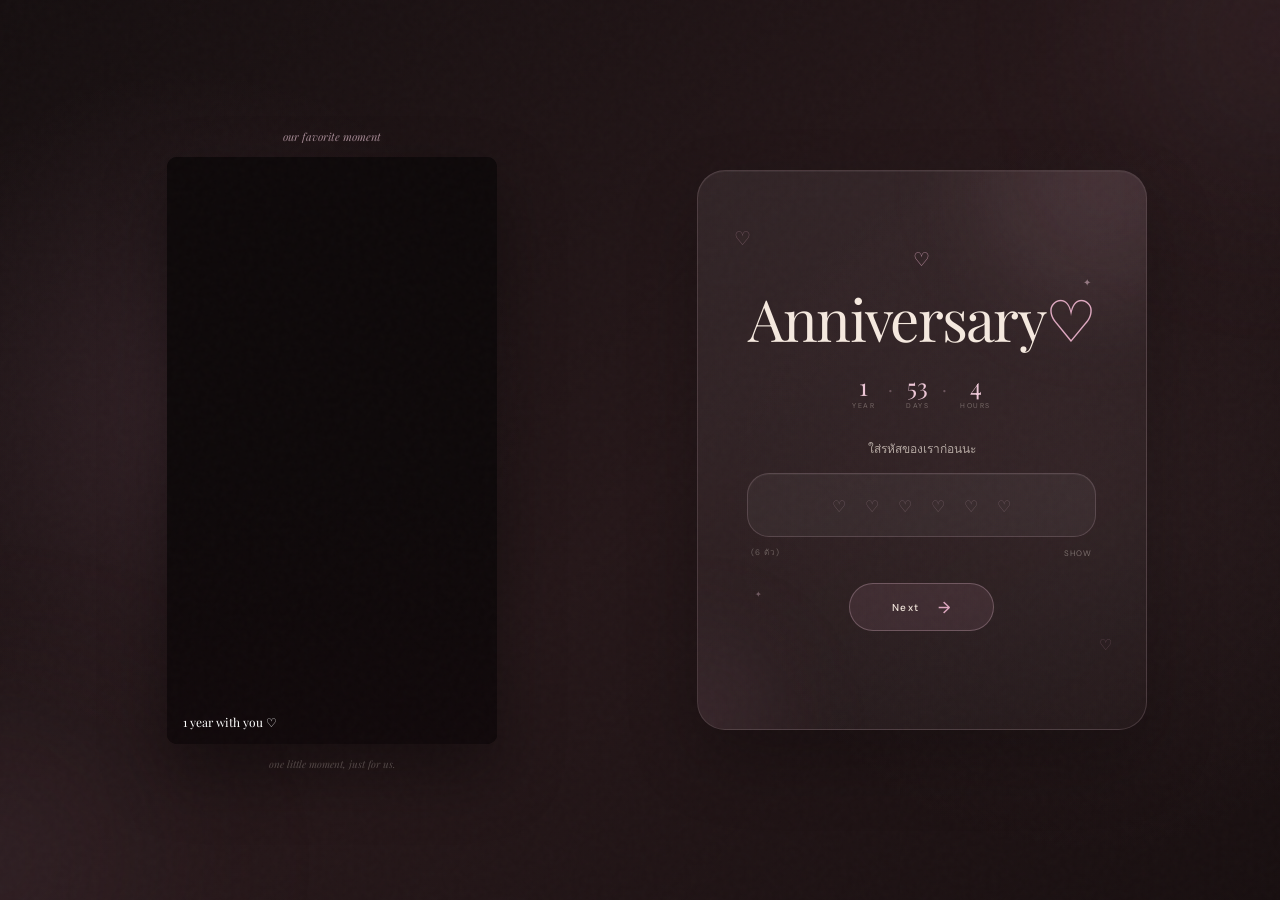
<file: anniversary-universe-separate-pages/index.html>
<!DOCTYPE html>
<html lang="th">
<head>
  <meta charset="UTF-8">
  <meta name="viewport" content="width=device-width, initial-scale=1.0">

  <title>Anniversary ♡</title>

  <link rel="preconnect" href="https://fonts.googleapis.com">
  <link rel="preconnect" href="https://fonts.gstatic.com" crossorigin>

  <link
    href="https://fonts.googleapis.com/css2?family=DM+Sans:wght@400;500;600&family=Playfair+Display:ital,wght@0,400;1,400&display=swap"
    rel="stylesheet"
  >

  <link rel="stylesheet" href="lock.css">
</head>

<body>

  <!-- BACKGROUND -->
  <div class="bg-glow bg-glow-left"></div>
  <div class="bg-glow bg-glow-right"></div>
  <div class="grain"></div>


  <main class="page">

    <!-- =====================================================
         LEFT : VIDEO
    ====================================================== -->

    <section class="memory">

      <div class="memory-label">
        our favorite moment
      </div>

      <div class="video-frame">

        <video
          class="couple-video"
          autoplay
          muted
          loop
          playsinline
        >
          <source src="images/01.mp4" type="video/mp4">
        </video>

        <div class="video-overlay"></div>

        <div class="video-caption">
          1 year with you ♡
        </div>

      </div>

      <div class="memory-caption">
        one little moment, just for us.
      </div>

    </section>


    <!-- =====================================================
         RIGHT : ANNIVERSARY CARD
    ====================================================== -->

    <section class="anniversary-card">

      <!-- DECORATION -->

      <div class="floating-heart heart-one">
        ♡
      </div>

      <div class="floating-heart heart-two">
        ♡
      </div>

      <div class="sparkle sparkle-one">
        ✦
      </div>

      <div class="sparkle sparkle-two">
        ✦
      </div>


      <div class="card-content">

        <!-- TOP HEART -->

        <div class="top-heart">
          ♡
        </div>


        <!-- TITLE -->

        <div class="title">

          <h1>
            Anniversary<i>♡</i>
          </h1>

        </div>


        <!-- LOVE TIMER -->

        <div class="love-time">

          <div class="time-item">

            <strong id="years">
              0
            </strong>

            <span>
              YEAR
            </span>

          </div>


          <div class="time-dot">
            ·
          </div>


          <div class="time-item">

            <strong id="days">
              0
            </strong>

            <span>
              DAYS
            </span>

          </div>


          <div class="time-dot">
            ·
          </div>


          <div class="time-item">

            <strong id="hours">
              0
            </strong>

            <span>
              HOURS
            </span>

          </div>

        </div>


        <!-- MESSAGE -->

        <div class="message">
          ใส่รหัสของเราก่อนนะ
        </div>


        <!-- =================================================
             PASSWORD
        ================================================== -->

        <div class="pin-box">

          <input
            id="password"
            type="password"
            maxlength="6"
            inputmode="numeric"
            autocomplete="off"
            aria-label="รหัสผ่าน"
          >


          <div class="pin-hearts">

            <span>♡</span>
            <span>♡</span>
            <span>♡</span>
            <span>♡</span>
            <span>♡</span>
            <span>♡</span>

          </div>

        </div>


        <!-- PIN INFO -->

        <div class="pin-bottom">

          <span>
            (6 ตัว)
          </span>

          <button
            id="showPassword"
            type="button"
          >
            SHOW
          </button>

        </div>


        <!-- NEXT -->

        <button
          class="next-button"
          id="unlockBtn"
          type="button"
        >

          <span>
            Next
          </span>

          <span>
            →
          </span>

        </button>


        <!-- ERROR -->

        <p
          id="error"
          class="error"
        >
          รหัสยังไม่ถูกนะ ลองใหม่อีกครั้ง ♡
        </p>

      </div>

    </section>

  </main>


  <!-- =====================================================
       JAVASCRIPT
  ====================================================== -->

  <script>


    /* =====================================================
       LOVE TIMER

       เริ่มคบกัน:
       12/10/2025 เวลา 21:42 น.
       เวลาไทย GMT+7
    ====================================================== */

    const startDate = new Date(
      "2025-10-12T21:42:00+07:00"
    );


    function updateLoveTime() {

      const now = new Date();


      let years =
        now.getFullYear() -
        startDate.getFullYear();


      let anniversary =
        new Date(startDate);


      anniversary.setFullYear(
        startDate.getFullYear() + years
      );


      if (now < anniversary) {

        years--;

        anniversary =
          new Date(startDate);

        anniversary.setFullYear(
          startDate.getFullYear() + years
        );

      }


      const difference =
        now - anniversary;


      const days =
        Math.floor(
          difference /
          (1000 * 60 * 60 * 24)
        );


      const hours =
        Math.floor(
          (
            difference %
            (1000 * 60 * 60 * 24)
          ) /
          (1000 * 60 * 60)
        );


      document.getElementById("years")
        .textContent = years;


      document.getElementById("days")
        .textContent = days;


      document.getElementById("hours")
        .textContent = hours;

    }


    updateLoveTime();


    setInterval(
      updateLoveTime,
      1000
    );



    /* =====================================================
       ELEMENTS
    ====================================================== */

    const password =
      document.getElementById(
        "password"
      );


    const unlockBtn =
      document.getElementById(
        "unlockBtn"
      );


    const showPassword =
      document.getElementById(
        "showPassword"
      );


    const error =
      document.getElementById(
        "error"
      );


    const hearts =
      document.querySelectorAll(
        ".pin-hearts span"
      );



    /* =====================================================
       PASSWORD HEARTS

       พิมพ์ตัวเลข
       หัวใจจะติดทีละดวง
    ====================================================== */

    password.addEventListener(
      "input",
      () => {

        const length =
          password.value.length;


        hearts.forEach(
          (heart, index) => {

            heart.classList.toggle(
              "active",
              index < length
            );

          }
        );


        error.classList.remove(
          "show"
        );

      }
    );



    /* =====================================================
       SHOW / HIDE PASSWORD
    ====================================================== */

    showPassword.addEventListener(
      "click",
      () => {

        if (
          password.type ===
          "password"
        ) {

          password.type =
            "text";

          showPassword.textContent =
            "HIDE";

        } else {

          password.type =
            "password";

          showPassword.textContent =
            "SHOW";

        }

      }
    );



    /* =====================================================
       UNLOCK
    ====================================================== */

    function unlock() {

      const code =
        password.value.trim();


      /* PASSWORD */

      if (code === "121068") {


        sessionStorage.setItem(
          "unlocked",
          "yes"
        );


        error.classList.remove(
          "show"
        );


        /* START EXIT ANIMATION */

        document.body.classList.add(
          "unlocking"
        );


        unlockBtn.classList.add(
          "success"
        );


        unlockBtn.innerHTML = `
          <span>opening ♡</span>
          <span>→</span>
        `;


        /* GLOW */

        setTimeout(() => {

          document.body.classList.add(
            "open-universe"
          );

        }, 700);


        /* GO TO UNIVERSE */

        setTimeout(() => {

          window.location.href =
            "universe.html";

        }, 1700);


      } else {


        /* WRONG PASSWORD */

        error.classList.add(
          "show"
        );


        document.body.classList.add(
          "wrong"
        );


        setTimeout(() => {

          document.body.classList.remove(
            "wrong"
          );

        }, 500);

      }

    }



    /* =====================================================
       BUTTON
    ====================================================== */

    unlockBtn.addEventListener(
      "click",
      unlock
    );



    /* =====================================================
       ENTER KEY
    ====================================================== */

    password.addEventListener(
      "keydown",
      (event) => {

        if (
          event.key === "Enter"
        ) {

          unlock();

        }

      }
    );


  </script>

</body>
</html>
</file>
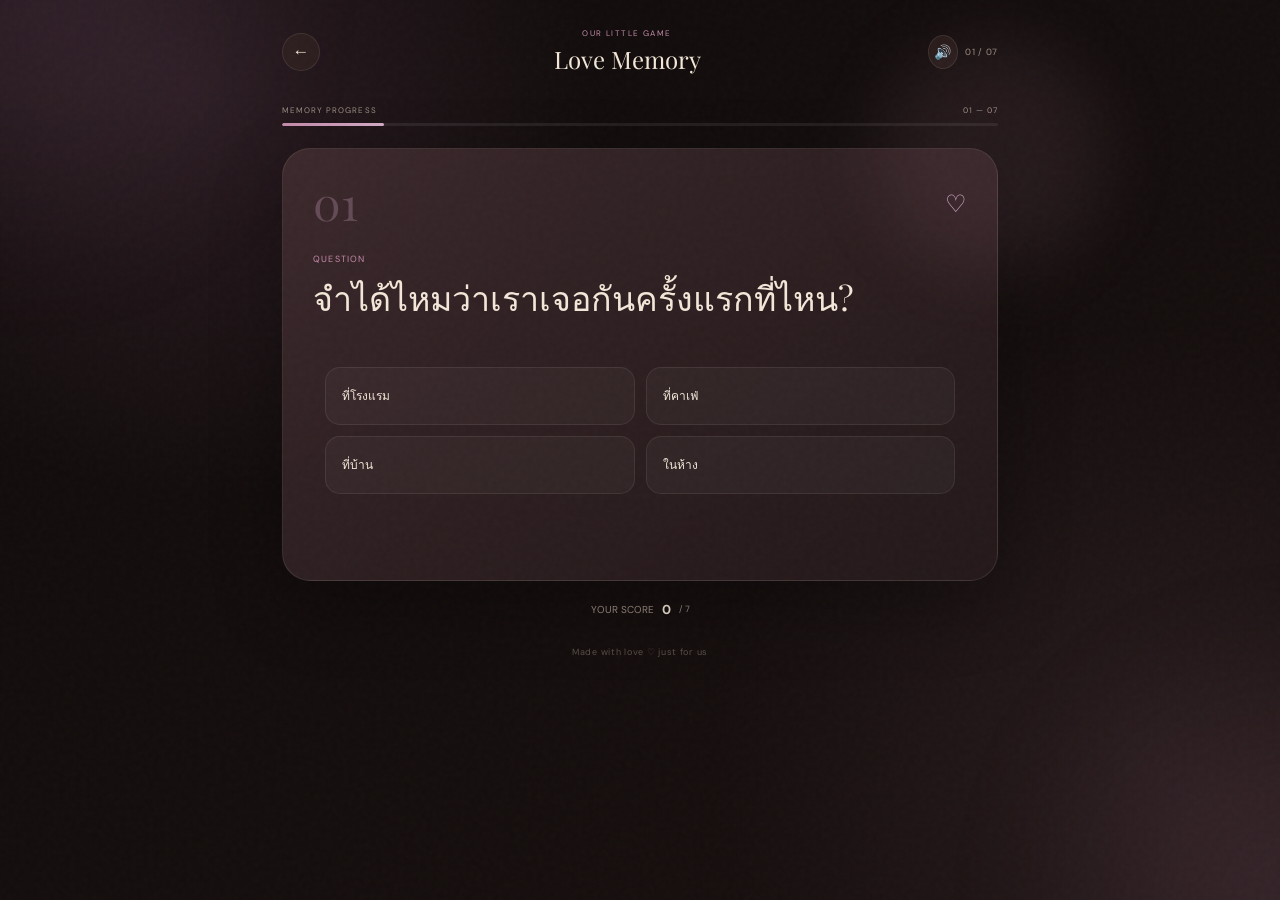
<file: anniversary-universe-separate-pages/game.html>
<!DOCTYPE html>

<html lang="th">
<head>
  <meta charset="UTF-8">
  <meta name="viewport" content="width=device-width, initial-scale=1.0">

  <title>Love Memory Game</title>

  <link rel="preconnect" href="https://fonts.googleapis.com">
  <link rel="preconnect" href="https://fonts.gstatic.com" crossorigin>

  <link href="https://fonts.googleapis.com/css2?family=DM+Sans:wght@400;500;600&family=Playfair+Display:wght@400;500&display=swap" rel="stylesheet">

  <link rel="stylesheet" href="game.css">
</head>

<body>

  <div class="game-glow glow-one"></div>
  <div class="game-glow glow-two"></div>
  <div class="grain"></div>

  <main class="game-page">


<header class="game-header">

  <button
    id="backBtn"
    class="back-button"
    type="button"
    aria-label="กลับเมนู"
  >
    ←
  </button>

  <div class="game-heading">
    <span>OUR LITTLE GAME</span>
    <h1>Love Memory</h1>
  </div>

  <div class="header-right">
    <button
      id="soundBtn"
      class="sound-button"
      type="button"
      aria-label="เปิดหรือปิดเสียง"
    >
      🔊
    </button>

    <div id="questionCounter" class="question-counter">
      01 / 07
    </div>
  </div>

</header>


<section class="progress-section">

  <div class="progress-info">
    <span>MEMORY PROGRESS</span>
    <span id="progressText">01 — 07</span>
  </div>

  <div class="progress-bar">
    <div
      id="progressFill"
      class="progress-fill"
    ></div>
  </div>

</section>


<section
  id="questionCard"
  class="question-card"
>

  <div class="question-number">

    <span id="bigNumber">
      01
    </span>

    <span>♡</span>

  </div>


  <div class="question-content">

    <div class="question-label">
      QUESTION
    </div>

    <h2 id="questionText">
      จำได้ไหมว่าเราเจอกันครั้งแรกที่ไหน?
    </h2>

  </div>


  <div
    id="answers"
    class="answers"
  ></div>


  <div
    id="answerMessage"
    class="answer-message"
    aria-live="polite"
  ></div>

</section>


<div class="score-box">

  <span>YOUR SCORE</span>

  <strong id="score">0</strong>

  <small>
    / 7
  </small>

</div>


<footer class="game-footer">
  Made with love ♡ just for us
</footer>


  </main>

  <!-- RESULT -->

  <div
    id="resultScreen"
    class="result-screen"
  >


<div class="result-card">

  <div class="result-heart">
    ♡
  </div>

  <div class="result-label">
    GAME COMPLETE
  </div>

  <h1 id="resultTitle">
    เกมจบแล้ว ♡
  </h1>

  <p id="resultText">
    เก่งมากเลยนะ
  </p>


  <div class="final-score">

    <span>
      LOVE MEMORY SCORE
    </span>

    <strong id="finalScore">
      0 / 7
    </strong>

  </div>


  <div
    id="secretMessage"
    class="secret-message"
  >

    <span>
      ✦ SECRET MEMORY UNLOCKED ✦
    </span>

    <p>
      ไม่ว่าจะผ่านไปนานแค่ไหน<br>
      เค้าก็ยังเลือกเธอเหมือนเดิม ♡
    </p>

  </div>


  <div class="result-actions">

    <button
      id="playAgain"
      class="play-again"
      type="button"
    >
      เล่นอีกครั้ง ♡
    </button>

    <button
      id="resultBack"
      class="back-menu"
      type="button"
    >
      กลับเมนู
    </button>

  </div>

</div>


  </div>

  <script src="game.js"></script>

</body>
</html>
</file>
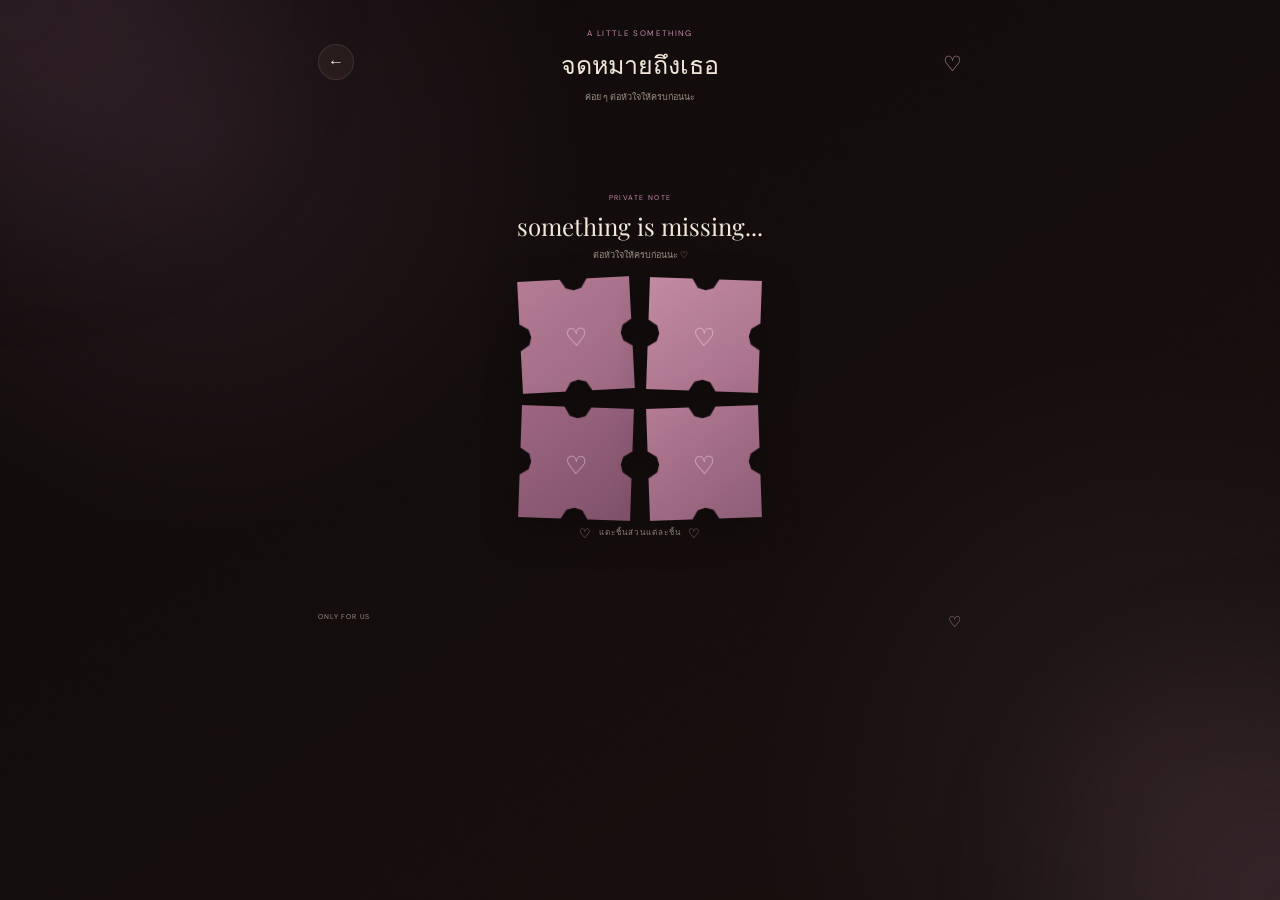
<file: anniversary-universe-separate-pages/letter.html>
<!DOCTYPE html>
<html lang="th">

<head>
  <meta charset="UTF-8">
  <meta name="viewport" content="width=device-width, initial-scale=1.0">

  <title>Letter ♡</title>

  <link rel="preconnect" href="https://fonts.googleapis.com">
  <link rel="preconnect" href="https://fonts.gstatic.com" crossorigin>

  <link
    href="https://fonts.googleapis.com/css2?family=DM+Sans:wght@300;400;500&family=Playfair+Display:wght@400;500&display=swap"
    rel="stylesheet"
  >

  <link rel="stylesheet" href="letter.css">
</head>

<body>

  <div class="letter-glow glow-one"></div>
  <div class="letter-glow glow-two"></div>
  <div class="grain"></div>

  <main class="letter-page">

    <header class="letter-header">

      <button class="back-button" id="backButton">
        ←
      </button>

      <div class="letter-heading">

        <span>a little something</span>

        <h1>จดหมายถึงเธอ</h1>

        <p>ค่อย ๆ ต่อหัวใจให้ครบก่อนนะ</p>

      </div>

      <span class="letter-heart">
        ♡
      </span>

    </header>


    <section class="letter-stage">

      <div class="puzzle-area">

        <div class="puzzle-heading">

          <span class="puzzle-label">
            PRIVATE NOTE
          </span>

          <h2>
            something is missing...
          </h2>

          <p id="puzzleStatus">
            ต่อหัวใจให้ครบก่อนนะ ♡
          </p>

        </div>


        <div
          class="puzzle-board"
          id="puzzleBoard"
        >

          <button
            class="puzzle-piece piece-one"
            data-piece="1"
            aria-label="ชิ้นส่วนที่ 1"
          ></button>

          <button
            class="puzzle-piece piece-two"
            data-piece="2"
            aria-label="ชิ้นส่วนที่ 2"
          ></button>

          <button
            class="puzzle-piece piece-three"
            data-piece="3"
            aria-label="ชิ้นส่วนที่ 3"
          ></button>

          <button
            class="puzzle-piece piece-four"
            data-piece="4"
            aria-label="ชิ้นส่วนที่ 4"
          ></button>


          <div
            class="complete-heart"
            id="completeHeart"
          >
            ♥
          </div>

        </div>


        <div
          class="puzzle-hint"
          id="puzzleHint"
        >
          <span>♡</span>
          แตะชิ้นส่วนแต่ละชิ้น
          <span>♡</span>
        </div>


        <article
          class="hidden-letter"
          id="hiddenLetter"
        >

          <div class="letter-inner">

            <div class="paper-header">

              <span>
                PRIVATE NOTE
              </span>

              <span>
                ♡
              </span>

            </div>


            <h3>
              ถึงเธอ
            </h3>


            <p>
              ลูกหมาตุ้มปุ๊ของเค้าา Happy Anniversary 1 Year Naka
              ขอบคุณนะที่เข้ามาเป็นส่วนหนึ่งของชีวิตเค้า ขอบคุณสำหรับวันที่ดี ขอบคุณสำหรับความรักที่มอบให้กัน
              ที่เค้าเคยบอกไปว่าเค้าไม่เคยรักใครเท่านี้มาก่อนเลยเค้าพูดจริงๆนะ เพราะอะไรก็ไม่รู้เหมือนกันว่าทำไมถึงรักเธอได้มากขนาดนี้
            </p>

            <p>
              เค้าไม่รู้ว่าอนาคตเราจะไปด้วยกันได้อีกไกลแค่ไหน เราจะยังอยากมีกันแบบนี้อยู่มั้ย เราจะเจออุปสรรค์อะไรเข้ามาอีกบ้าง เราจะยังอยากสู้ไปด้วยกันมั้ย
              แต่ในเมื่อตอนนี้มันยังมีโอกาส เค้าจะพยายามทำให้มันดีขึ้นมากกว่านี้นะ อยู่สู้มันไปกับเค้าก่อนนะ อย่าเพิ่งไปไหนเลยนะเค้าต้องการเธอ
            </p>

            <p>
              อยู่คอยให้กำลังใจเค้า อยู่ซัพพอร์ตเค้าไปนานๆนะ เค้ารักเธอมากจริงๆ ♡
            </p>


            <div class="letter-sign">

              <span>
                รัก,
              </span>

              <strong>
                Mod Mod
              </strong>

            </div>


            <div class="paper-footer">

              <span>
                12.10.2026
              </span>

              <span>
                only for us
              </span>

            </div>

          </div>

        </article>

      </div>

    </section>


    <footer class="letter-footer">

      <span>
        only for us
      </span>

      <span>
        ♡
      </span>

    </footer>

  </main>


  <script src="letter.js"></script>

</body>
</html>
</file>
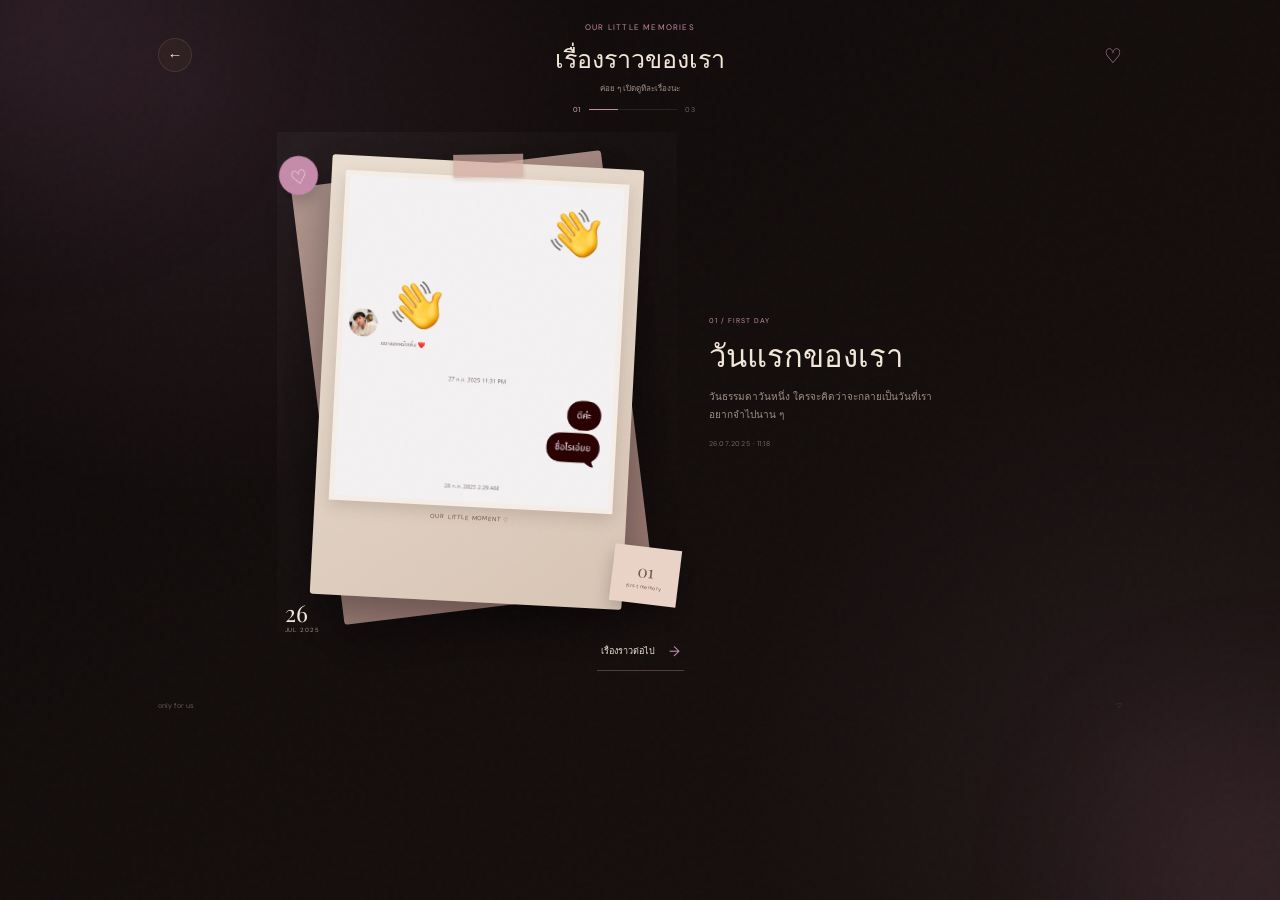
<file: anniversary-universe-separate-pages/memory.html>
<!DOCTYPE html>

<html lang="th">
<head>
  <meta charset="UTF-8">
  <meta name="viewport" content="width=device-width, initial-scale=1.0">

  <title>Memories ♡</title>

  <link rel="preconnect" href="https://fonts.googleapis.com">
  <link rel="preconnect" href="https://fonts.gstatic.com" crossorigin>

  <link
    href="https://fonts.googleapis.com/css2?family=DM+Sans:wght@300;400;500&family=Playfair+Display:wght@400;500&display=swap"
    rel="stylesheet"
  >

  <link rel="stylesheet" href="memory.css">
</head>

<body>

  <div class="memory-glow glow-one"></div>
  <div class="memory-glow glow-two"></div>
  <div class="grain"></div>

  <main class="memory-page">


<header class="memory-header">

  <button class="back-button" id="backButton">
    ←
  </button>

  <div class="memory-title">
    <span>our little memories</span>
    <h1>เรื่องราวของเรา</h1>
    <p>ค่อย ๆ เปิดดูทีละเรื่องนะ</p>
  </div>

  <span class="memory-heart">♡</span>

</header>


<div class="memory-progress">

  <span class="progress-current" id="progressCurrent">
    01
  </span>

  <div class="progress-line">
    <div id="progressBar"></div>
  </div>

  <span>03</span>

</div>


<!-- MEMORY 01 -->
<section class="memory-story active" data-story="1">

  <div class="story-visual visual-one">

    <div class="scrap-paper paper-back"></div>

    <div class="scrap-paper paper-main">

      <div class="tape tape-top"></div>

      <div class="photo-frame">

        <img
          src="images/memory1.jpg"
          alt="ความทรงจำของเรา"
        >

      </div>

      <div class="photo-caption">
        OUR LITTLE MOMENT ♡
      </div>

    </div>

    <div class="scrap-note">
      <span>01</span>
      <small>first memory</small>
    </div>

    <div class="scrap-sticker">
      ♡
    </div>

    <div class="visual-date">
      <strong>26</strong>
      <small>JUL 2025</small>
    </div>

  </div>


  <div class="story-content">

    <span class="story-number">
      01 / first day
    </span>

    <h2>
      วันแรกของเรา
    </h2>

    <p>
      วันธรรมดาวันหนึ่ง ใครจะคิดว่าจะกลายเป็นวันที่เราอยากจำไปนาน ๆ
    </p>

    <span class="story-date">
      26.07.2025 · 11:18
    </span>

  </div>

</section>


<!-- MEMORY 02 -->
<section class="memory-story" data-story="2">

  <div class="story-visual visual-two">

    <div class="scrap-paper paper-back"></div>

    <div class="scrap-paper paper-main">

      <div class="tape tape-side"></div>

      <div class="photo-frame">

        <img
          src="images/memory2.jpg"
          alt="ความทรงจำของเรา"
        >

      </div>

      <div class="photo-caption">
        THE BEGINNING ♡
      </div>

    </div>

    <div class="scrap-note">
      <span>02</span>
      <small>beginning</small>
    </div>

    <div class="scrap-sticker">
      +
    </div>

    <div class="visual-label">
      The beginning of love
    </div>

  </div>


  <div class="story-content">

    <span class="story-number">
      02 / beginning
    </span>

    <h2>
      จุดเริ่มต้นของรัก
    </h2>

    <p>
      ขอบคุณที่วันนั้นเราเลือกที่จะเดินไปด้วยกัน
    </p>

    <span class="story-date">
      12.10.2025 · 21:42
    </span>

  </div>

</section>


<!-- MEMORY 03 -->
<section class="memory-story" data-story="3">

  <div class="story-visual visual-three">

    <div class="scrap-paper paper-back"></div>

    <div class="scrap-paper paper-main">

      <div class="tape tape-corner"></div>

      <div class="photo-frame">

        <img
          src="images/memory3.jpg"
          alt="ความทรงจำของเรา"
        >

      </div>

      <div class="photo-caption">
        STILL HERE ♡
      </div>

    </div>

    <div class="scrap-note">
      <span>03</span>
      <small>together</small>
    </div>

    <div class="scrap-sticker">
      ♡
    </div>

    <div class="visual-label">
      still here
    </div>

  </div>


  <div class="story-content">

    <span class="story-number">
      03 / together
    </span>

    <h2>
      จนถึงวันนี้
    </h2>

    <p>
      จากวันแรกจนถึงวันนี้ขอบคุณที่ยังอยู่ข้าง ๆ กันนะ
    </p>

    <span class="story-date">
      and counting...
    </span>

  </div>

</section>


<div class="story-action">

  <button id="nextStory">

    <span id="nextText">
      เรื่องราวต่อไป
    </span>

    <span class="arrow">
      →
    </span>

  </button>

</div>


<section class="memory-ending" id="memoryEnding">

  <div class="ending-heart">
    ♡
  </div>

  <span>
    more memories to come
  </span>

  <p>
    อยู่เขียนเรื่องราวไปด้วยกันนานๆนะคะ ♡
  </p>

  <button id="backToMenu">
    ← กลับไปพื้นที่ของเรา
  </button>

</section>


<footer class="memory-footer">
  <span>only for us</span>
  <span>♡</span>
</footer>


  </main>

  <script src="memory.js"></script>

</body>
</html>
</file>
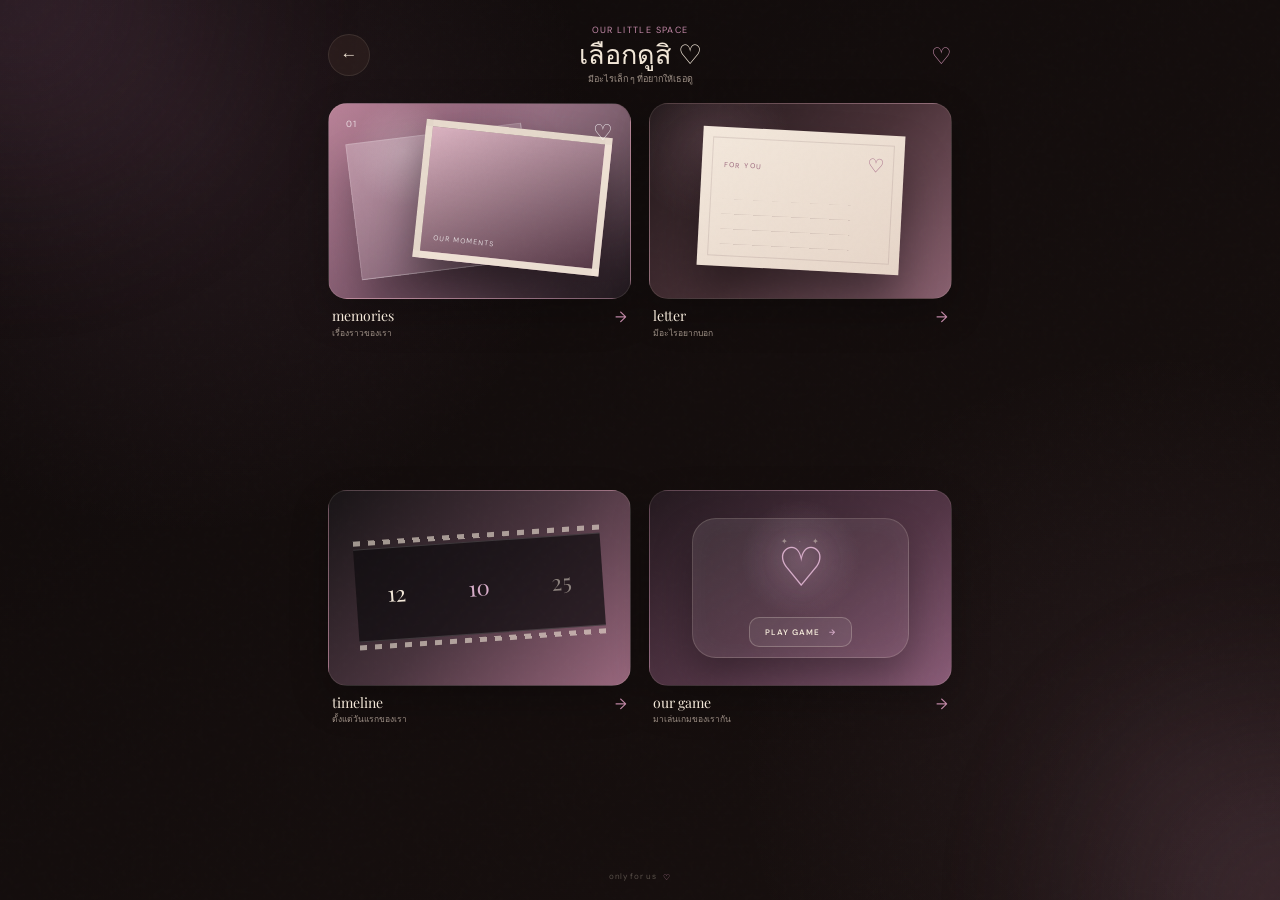
<file: anniversary-universe-separate-pages/menu.html>
<!DOCTYPE html>
<html lang="th">
<head>
  <meta charset="UTF-8">
  <meta name="viewport" content="width=device-width, initial-scale=1.0">

  <title>Our Little Space ♡</title>

  <link rel="preconnect" href="https://fonts.googleapis.com">
  <link rel="preconnect" href="https://fonts.gstatic.com" crossorigin>

  <link
    href="https://fonts.googleapis.com/css2?family=DM+Sans:wght@400;500;600&family=Playfair+Display:ital,wght@400;500&display=swap"
    rel="stylesheet"
  >

  <link rel="stylesheet" href="menu.css">
</head>

<body>

  <div class="menu-glow glow-one"></div>
  <div class="menu-glow glow-two"></div>
  <div class="grain"></div>

  <main class="menu-page">

    <header class="menu-header">

      <button
        class="back-button"
        id="backButton"
        type="button"
        aria-label="กลับ"
      >
        ←
      </button>

      <div class="menu-title">
        <span>our little space</span>

        <h1>เลือกดูสิ ♡</h1>

        <p>มีอะไรเล็ก ๆ ที่อยากให้เธอดู</p>
      </div>

      <span class="menu-heart">♡</span>

    </header>


    <section class="menu-grid">

      <!-- MEMORY -->
      <a href="memory.html" class="menu-card memory-card">

        <div class="card-image">

          <div class="photo-shape photo-one"></div>
          <div class="photo-shape photo-two"></div>

          <span class="image-number">01</span>
          <span class="image-symbol">♡</span>

        </div>

        <div class="card-info">

          <div>
            <strong>memories</strong>
            <small>เรื่องราวของเรา</small>
          </div>

          <span>→</span>

        </div>

      </a>


      <!-- LETTER -->
      <a href="letter.html" class="menu-card letter-card">

        <div class="card-image">

          <div class="paper">

            <span>FOR YOU</span>

            <i>♡</i>

            <div class="paper-lines"></div>

          </div>

        </div>

        <div class="card-info">

          <div>
            <strong>letter</strong>
            <small>มีอะไรอยากบอก</small>
          </div>

          <span>→</span>

        </div>

      </a>


      <!-- TIMELINE -->
      <a href="timeline.html" class="menu-card timeline-card">

        <div class="card-image">

          <div class="film">
            <span>12</span>
            <b>10</b>
            <em>25</em>
          </div>

        </div>

        <div class="card-info">

          <div>
            <strong>timeline</strong>
            <small>ตั้งแต่วันแรกของเรา</small>
          </div>

          <span>→</span>

        </div>

      </a>


      <!-- GAME -->
      <a href="game.html" class="menu-card game-card">

        <div class="card-image">

          <div class="game-preview">

            <div class="game-stars">
              ✦　·　✦
            </div>

            <div class="game-icon">
              ♡
            </div>

            <div class="game-play">
              PLAY GAME
              <span>→</span>
            </div>

          </div>

        </div>

        <div class="card-info">

          <div>
            <strong>our game</strong>
            <small>มาเล่นเกมของเรากัน</small>
          </div>

          <span>→</span>

        </div>

      </a>

    </section>


    <footer class="menu-footer">
      <span>only for us</span>
      <span>♡</span>
    </footer>

  </main>

  <script src="menu.js"></script>

</body>
</html>
</file>
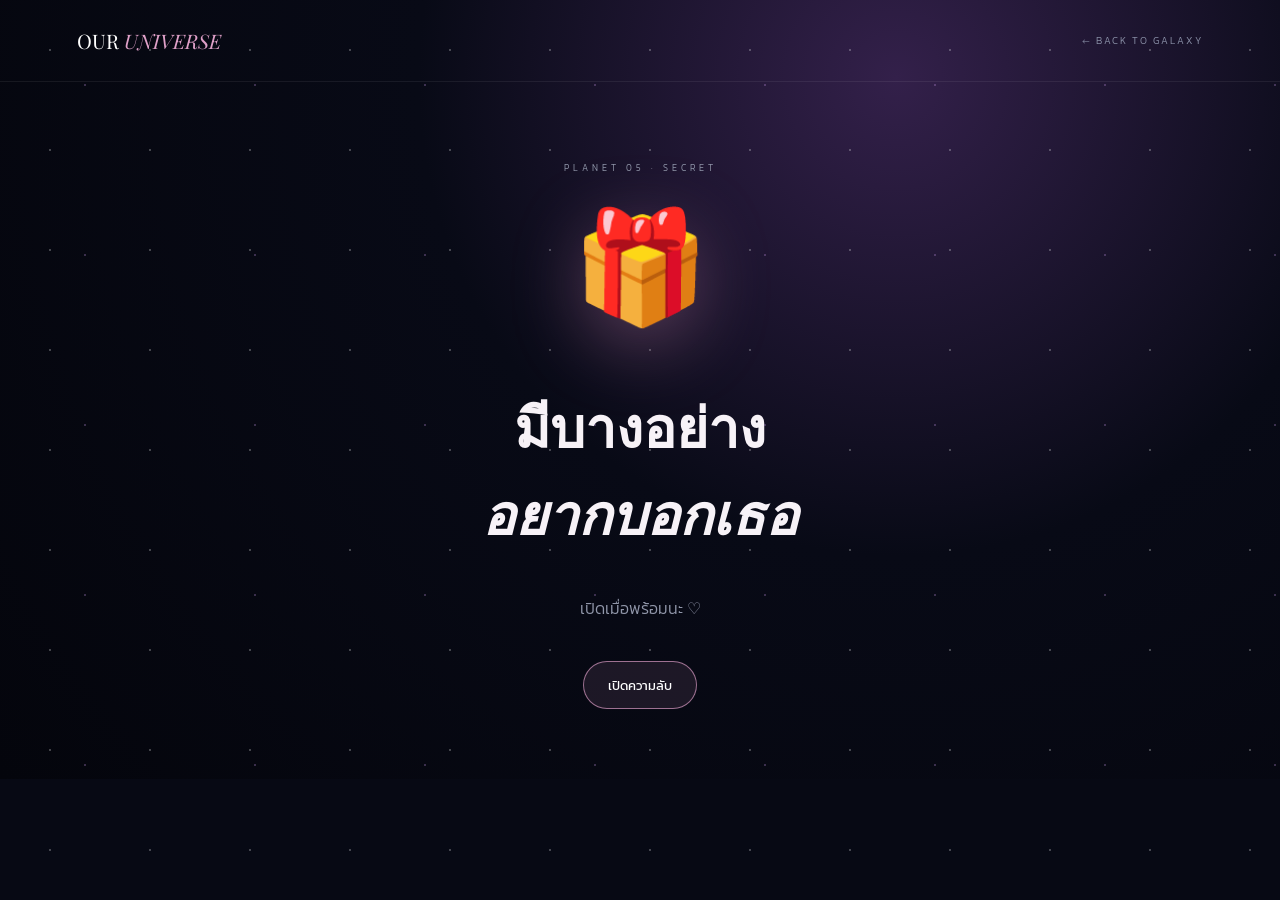
<file: anniversary-universe-separate-pages/secret.html>
<!doctype html>
<html lang="th">

<head>

  <meta charset="utf-8">

  <meta
    name="viewport"
    content="width=device-width, initial-scale=1"
  >

  <title>Secret — Our Universe</title>

  <link
    rel="preconnect"
    href="https://fonts.googleapis.com"
  >

  <link
    href="https://fonts.googleapis.com/css2?family=Itim&family=Kanit:wght@300;400;500&family=Playfair+Display:ital,wght@0,500;1,500&display=swap"
    rel="stylesheet"
  >

  <link rel="stylesheet" href="page.css">

</head>


<body>

<div class="stars"></div>


<nav class="nav">

  <a
    class="logo"
    href="index.html"
  >
    OUR <em>UNIVERSE</em>
  </a>

  <a
    class="back"
    href="index.html"
  >
    ← BACK TO GALAXY
  </a>

</nav>


<main class="wrap secret">

  <p class="kicker">
    PLANET 05 · SECRET
  </p>


  <div class="gift">
    🎁
  </div>


  <h1>
    มีบางอย่าง<br>
    <em>อยากบอกเธอ</em>
  </h1>


  <p>
    เปิดเมื่อพร้อมนะ ♡
  </p>


  <button
    class="btn"
    id="open"
  >
    เปิดความลับ
  </button>


  <div
    class="reveal"
    id="reveal"
  >
    I WOULD STILL<br>
    CHOOSE YOU. ♡
  </div>

</main>


<script>

const button =
  document.getElementById("open");

const reveal =
  document.getElementById("reveal");


button.addEventListener(
  "click",
  () => {

    reveal.style.display =
      "block";

  }
);

</script>

</body>
</html>
</file>
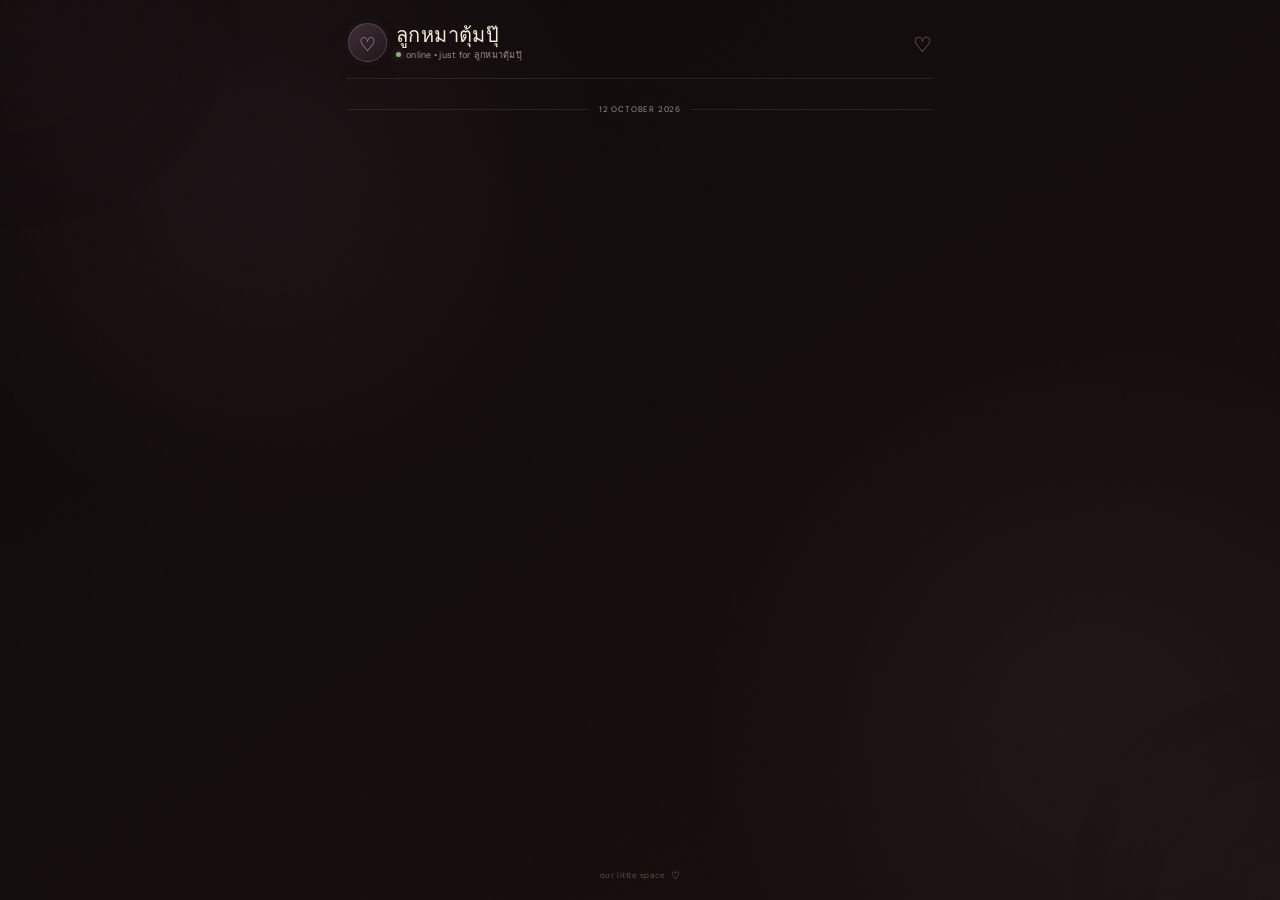
<file: anniversary-universe-separate-pages/universe.html>
<!DOCTYPE html>
<html lang="th">
<head>

  <meta charset="UTF-8">
  <meta name="viewport" content="width=device-width, initial-scale=1.0">

  <title>Us ♡</title>

  <link rel="preconnect" href="https://fonts.googleapis.com">
  <link rel="preconnect" href="https://fonts.gstatic.com" crossorigin>

  <link
    href="https://fonts.googleapis.com/css2?family=DM+Sans:wght@400;500;600&family=Playfair+Display:ital,wght@400;500&display=swap"
    rel="stylesheet"
  >

  <link rel="stylesheet" href="universe.css">

</head>

<body>

  <div class="bg-glow glow-left"></div>
  <div class="bg-glow glow-right"></div>
  <div class="grain"></div>


  <main class="chat-page">


    <!-- =========================
         HEADER
    ========================== -->

    <header class="chat-header">

      <div class="profile">

        <div class="profile-photo">
          <span>♡</span>
        </div>

        <div class="profile-info">

          <h1>ลูกหมาตุ้มปุ๊</h1>

          <span>
            <i></i>
            online • just for ลูกหมาตุ้มปุ๊
          </span>

        </div>

      </div>


      <div class="header-right">
        <span class="header-heart">♡</span>
      </div>

    </header>



    <!-- =========================
         CHAT
    ========================== -->

    <section class="chat-area">

      <div class="chat-date">
        <span>12 October 2026</span>
      </div>



      <!-- MESSAGE 1 -->

      <div class="message-row right message-one">

        <div class="message-bubble bubble-pink">

          <p>เธออ จำวันแรกได้มั้ย</p>

          <div class="message-meta">
            <span>21:42</span>
            <span class="seen">✓✓</span>
          </div>

        </div>

      </div>



      <!-- MESSAGE 2 -->

      <div class="message-row left message-two">

        <div class="message-bubble bubble-dark">

          <p>จำได้สิค้าบ</p>

          <div class="message-meta">
            <span>21:43</span>
          </div>

        </div>

      </div>



      <!-- MESSAGE 3 -->

      <div class="message-row right message-three">

        <div class="message-bubble bubble-pink bubble-wide">

          <p>ไม่คิดเลยว่าเราจะไปด้วยกันได้จริงๆ จนถึงวันนี้</p>

          <div class="message-meta">
            <span>21:44</span>
            <span class="seen">✓✓</span>
          </div>

        </div>

      </div>



      <!-- MESSAGE 4 -->

      <div class="message-row left message-four">

        <div class="message-bubble bubble-dark">

          <p>นั่นสิ ไม่คิดเหมือนกัน</p>

          <div class="message-meta">
            <span>21:45</span>
          </div>

        </div>

      </div>



      <!-- MESSAGE 5 -->

      <div class="message-row left message-five">

        <div class="message-bubble bubble-dark">

          <p>แต่ดีใจนะ ที่เราได้เจอกัน</p>

          <div class="message-meta">
            <span>21:46</span>
          </div>

        </div>

      </div>



      <!-- MESSAGE 6 -->

      <div class="message-row right message-six">

        <div class="message-bubble bubble-pink">

          <p>อยากดูอะไรมั้ยย</p>

          <div class="message-meta">
            <span>21:47</span>
            <span class="seen">✓✓</span>
          </div>

        </div>

      </div>



      <!-- MESSAGE 7 -->

      <div class="message-row right message-seven">

        <div class="message-bubble bubble-pink">

          <p>ลองเปิดดูสิ</p>

          <div class="message-meta">
            <span>21:48</span>
            <span class="seen">✓✓</span>
          </div>

        </div>

      </div>



      <!-- TYPING -->

      <div class="typing-row">

        <div class="typing-bubble">

          <span></span>
          <span></span>
          <span></span>

        </div>

        <small>typing...</small>

      </div>



      <!-- OPEN MENU -->

      <div class="menu-open-row">

        <button class="open-menu">

          <span class="open-menu-icon">♡</span>

          <span class="open-menu-text">

            <strong>เปิดพื้นที่ของเรา</strong>
            <small>open our little space</small>

          </span>

          <span class="open-menu-arrow">→</span>

        </button>

      </div>


    </section>



    <!-- FOOTER -->

    <footer class="chat-footer">

      <span>our little space</span>
      <span>♡</span>

    </footer>


  </main>


  <script src="universe.js"></script>

</body>
</html>
</file>
<file: anniversary-universe-separate-pages/lock.css>
/* =========================================================
   CUTE ANNIVERSARY
   SOFT DIGITAL DIARY
   ========================================================= */


/* =========================================================
   VARIABLES
   ========================================================= */

:root {

  --bg:
    #211516;

  --bg-dark:
    #160f10;

  --cream:
    #f5e9df;

  --cream-soft:
    #d9c6bd;

  --pink:
    #c789a7;

  --pink-light:
    #dfa9c1;

  --pink-soft:
    #edc7d7;

  --brown-pink:
    #76565d;

  --line:
    rgba(245, 233, 223, .12);

}


/* =========================================================
   RESET
   ========================================================= */

* {
  box-sizing: border-box;
}


html,
body {

  width: 100%;
  min-height: 100%;

}


body {

  margin: 0;

  overflow-x: hidden;

  background:

    radial-gradient(
      circle at 15% 45%,
      rgba(199, 137, 167, .12),
      transparent 28%
    ),

    radial-gradient(
      circle at 85% 55%,
      rgba(118, 86, 93, .13),
      transparent 30%
    ),

    linear-gradient(
      135deg,
      #160f10 0%,
      #251719 52%,
      #180f10 100%
    );

  color:
    var(--cream);

  font-family:
    "DM Sans",
    sans-serif;

}


/* =========================================================
   BACKGROUND GLOW
   ========================================================= */

.bg-glow {

  position: fixed;

  width: 280px;
  height: 280px;

  border-radius: 50%;

  filter: blur(100px);

  pointer-events: none;

}


.bg-glow-left {

  left: -150px;
  bottom: -100px;

  background:
    rgba(199, 137, 167, .12);

}


.bg-glow-right {

  right: -140px;
  top: -100px;

  background:
    rgba(223, 169, 193, .08);

}


/* =========================================================
   GRAIN
   ========================================================= */

.grain {

  position: fixed;

  inset: 0;

  z-index: 20;

  pointer-events: none;

  opacity: .035;

  background-image:

    url(
      "data:image/svg+xml,%3Csvg viewBox='0 0 180 180' xmlns='http://www.w3.org/2000/svg'%3E%3Cfilter id='noise'%3E%3CfeTurbulence type='fractalNoise' baseFrequency='.8' numOctaves='3' stitchTiles='stitch'/%3E%3C/filter%3E%3Crect width='100%25' height='100%25' filter='url(%23noise)' opacity='.6'/%3E%3C/svg%3E"
    );

}


/* =========================================================
   PAGE
   ========================================================= */

.page {

  position: relative;

  z-index: 2;

  width:
    min(1100px, 90vw);

  min-height: 100vh;

  margin:
    auto;

  display:
    grid;

  grid-template-columns:
    minmax(300px, .9fr)
    minmax(380px, 1fr);

  align-items:
    center;

  gap:
    80px;

  padding:
    45px 0;

}


/* =========================================================
   LEFT VIDEO
   ========================================================= */

.memory {

  width: 100%;

  text-align:
    center;

}


.memory-label {

  margin-bottom:
    13px;

  font-family:
    "Playfair Display",
    serif;

  font-size:
    11px;

  font-style:
    italic;

  color:
    rgba(237, 199, 215, .65);

}


/* =========================================================
   VIDEO FRAME

   9 : 16
   ========================================================= */

.video-frame {

  position:
    relative;

  width:
    min(330px, 100%);

  aspect-ratio:
    9 / 16;

  margin:
    auto;

  overflow:
    hidden;

  border-radius:
    10px;

  background:
    #0e090a;

  box-shadow:
    0 30px 65px
    rgba(0, 0, 0, .38);

}


.couple-video {

  width:
    100%;

  height:
    100%;

  display:
    block;

  object-fit:
    contain;

  background:
    #0e090a;

}


.video-overlay {

  position:
    absolute;

  inset:
    0;

  pointer-events:
    none;

  background:

    linear-gradient(
      to bottom,
      transparent 55%,
      rgba(20, 9, 12, .48)
    );

}


.video-caption {

  position:
    absolute;

  left:
    16px;

  right:
    16px;

  bottom:
    14px;

  display:
    flex;

  justify-content:
    space-between;

  font-family:
    "Playfair Display",
    serif;

  font-size:
    12px;

  color:
    white;

}


.memory-caption {

  margin-top:
    13px;

  font-family:
    "Playfair Display",
    serif;

  font-size:
    10px;

  font-style:
    italic;

  color:
    rgba(245, 233, 223, .34);

}


/* =========================================================
   RIGHT ANNIVERSARY CARD
   ========================================================= */

.anniversary-card {

  position:
    relative;

  width:
    100%;

  max-width:
    450px;

  min-height:
    560px;

  display:
    flex;

  justify-content:
    center;

  align-items:
    center;

  margin:
    auto;

  border:
    1px solid
    rgba(237, 199, 215, .17);

  border-radius:
    28px;

  background:

    linear-gradient(
      145deg,
      rgba(255, 236, 244, .075),
      rgba(255, 255, 255, .025)
    );

  box-shadow:

    0 30px 70px
    rgba(0, 0, 0, .24),

    inset 0 1px 0
    rgba(255,255,255,.05);

  overflow:
    hidden;

  transition:
    transform .4s ease,
    box-shadow .4s ease;

}


.anniversary-card:hover {

  transform:
    translateY(-4px);

  box-shadow:

    0 38px 85px
    rgba(0, 0, 0, .3),

    0 0 50px
    rgba(199, 137, 167, .07);

}


/* =========================================================
   CARD GLOW
   ========================================================= */

.anniversary-card::before {

  content:
    "";

  position:
    absolute;

  width:
    230px;

  height:
    230px;

  top:
    -100px;

  right:
    -70px;

  border-radius:
    50%;

  background:
    rgba(223, 169, 193, .11);

  filter:
    blur(50px);

}


.anniversary-card::after {

  content:
    "";

  position:
    absolute;

  width:
    180px;

  height:
    180px;

  left:
    -100px;

  bottom:
    -90px;

  border-radius:
    50%;

  background:
    rgba(199, 137, 167, .09);

  filter:
    blur(50px);

}


/* =========================================================
   CARD CONTENT
   ========================================================= */

.card-content {

  position:
    relative;

  z-index:
    3;

  width:
    78%;

  text-align:
    center;

}


/* =========================================================
   TOP HEART
   ========================================================= */

.top-heart {

  margin-bottom:
    18px;

  font-family:
    "Playfair Display",
    serif;

  font-size:
    19px;

  color:
    var(--pink-light);

  opacity:
    .75;

  animation:
    heartBeat 2.4s
    ease-in-out
    infinite;

}


@keyframes heartBeat {

  0%,
  100% {

    transform:
      scale(1);

  }

  50% {

    transform:
      scale(1.15);

  }

}


/* =========================================================
   TITLE
   ========================================================= */

.title {

  margin-top:
    0;

}


.title h1 {

  margin:
    0;

  font-family:
    "Playfair Display",
    serif;

  font-size:
    clamp(43px, 5vw, 58px);

  font-weight:
    400;

  line-height:
    1;

  letter-spacing:
    -1.7px;

}


.title h1 i {

  font-style:
    normal;

  color:
    var(--pink-light);

}


/* =========================================================
   LOVE TIME
   ========================================================= */

.love-time {

  display:
    flex;

  align-items:
    center;

  justify-content:
    center;

  gap:
    13px;

  margin:
    27px auto 29px;

}


.time-item {

  display:
    flex;

  flex-direction:
    column;

  align-items:
    center;

  gap:
    3px;

}


.time-item strong {

  font-family:
    "Playfair Display",
    serif;

  font-size:
    24px;

  font-weight:
    400;

  line-height:
    1;

  color:
    var(--pink-soft);

}


.time-item span {

  font-size:
    7px;

  letter-spacing:
    1.5px;

  color:
    rgba(245, 233, 223, .35);

}


.time-dot {

  margin-top:
    -7px;

  font-family:
    "Playfair Display",
    serif;

  font-size:
    18px;

  color:
    rgba(237, 199, 215, .3);

}


/* =========================================================
   MESSAGE
   ========================================================= */

.message {

  margin-bottom:
    15px;

  font-size:
    12px;

  color:
    rgba(245, 233, 223, .68);

}


/* =========================================================
   PASSWORD BOX
   ========================================================= */

.pin-box {

  position:
    relative;

  width:
    100%;

  height:
    64px;

  display:
    flex;

  align-items:
    center;

  justify-content:
    center;

  margin-top:
    4px;

  border:
    1px solid
    rgba(237, 199, 215, .18);

  border-radius:
    22px;

  background:
    rgba(255, 255, 255, .045);

  box-shadow:
    inset 0 1px 0
    rgba(255,255,255,.035);

  transition:

    border-color .25s ease,
    background .25s ease,
    box-shadow .25s ease;

}


.pin-box:focus-within {

  border-color:
    rgba(223, 169, 193, .42);

  background:
    rgba(255, 255, 255, .065);

  box-shadow:

    0 0 24px
    rgba(199, 137, 167, .09);

}


.pin-box input {

  position:
    absolute;

  inset:
    0;

  z-index:
    2;

  width:
    100%;

  height:
    100%;

  border:
    none;

  outline:
    none;

  background:
    transparent;

  color:
    transparent;

  caret-color:
    transparent;

  cursor:
    text;

}


/* =========================================================
   PIN HEARTS
   ========================================================= */

.pin-hearts {

  display:
    flex;

  align-items:
    center;

  justify-content:
    center;

  gap:
    11px;

  pointer-events:
    none;

}


.pin-hearts span {

  width:
    22px;

  height:
    22px;

  display:
    flex;

  align-items:
    center;

  justify-content:
    center;

  font-family:
    "Playfair Display",
    serif;

  font-size:
    16px;

  color:
    rgba(237, 199, 215, .28);

  transition:

    transform .2s ease,
    color .2s ease,
    text-shadow .2s ease;

}


.pin-hearts span.active {

  color:
    var(--pink-light);

  transform:
    scale(1.2);

  text-shadow:

    0 0 12px
    rgba(223, 169, 193, .55);

}


/* =========================================================
   PIN BOTTOM
   ========================================================= */

.pin-bottom {

  display:
    flex;

  align-items:
    center;

  justify-content:
    space-between;

  margin-top:
    9px;

  padding:
    0 4px;

  font-size:
    8px;

  letter-spacing:
    1px;

  color:
    rgba(245, 233, 223, .3);

}


.pin-bottom button {

  border:
    none;

  padding:
    0;

  background:
    transparent;

  color:
    rgba(245, 233, 223, .38);

  font-family:
    "DM Sans",
    sans-serif;

  font-size:
    8px;

  letter-spacing:
    1px;

  cursor:
    pointer;

  transition:
    color .2s ease;

}


.pin-bottom button:hover {

  color:
    var(--pink-soft);

}


/* =========================================================
   NEXT BUTTON
   ========================================================= */
.next-button {
  width: 145px;
  height: 48px;

  margin: 24px auto 0;

  display: flex;
  align-items: center;
  justify-content: center;

  gap: 18px;

  border: 1px solid
    rgba(237, 199, 215, .28);

  border-radius: 999px;

  background:
    rgba(199, 137, 167, .12);

  color:
    var(--cream);

  font-family:
    "DM Sans",
    sans-serif;

  font-size: 10px;
  font-weight: 500;

  letter-spacing: 1.5px;

  cursor: pointer;

  transition:
    transform .25s ease,
    background .25s ease,
    border-color .25s ease,
    box-shadow .25s ease;
}


.next-button span:last-child {
  font-size: 16px;

  color:
    var(--pink-light);

  transition:
    transform .25s ease;
}


.next-button:hover {
  transform:
    translateY(-2px);

  background:
    rgba(199, 137, 167, .2);

  border-color:
    rgba(237, 199, 215, .45);

  box-shadow:
    0 8px 25px
    rgba(199, 137, 167, .14);
}


.next-button:hover span:last-child {
  transform:
    translateX(4px);
}


.next-button:active {
  transform:
    scale(.97);
}


/* =========================================================
   ERROR
   ========================================================= */

.error {

  min-height:
    15px;

  margin:
    9px 0 0;

  opacity:
    0;

  font-size:
    9px;

  color:
    var(--pink-light);

  transition:
    opacity .25s ease;

}


.error.show {

  opacity:
    1;

}


/* =========================================================
   FLOATING DECORATIONS
   ========================================================= */

.floating-heart,
.sparkle {

  position:
    absolute;

  z-index:
    2;

  pointer-events:
    none;

}


.heart-one {

  top:
    53px;

  left:
    36px;

  font-family:
    "Playfair Display",
    serif;

  font-size:
    19px;

  color:
    rgba(223, 169, 193, .35);

  animation:
    floatOne 4s
    ease-in-out
    infinite;

}


.heart-two {

  right:
    34px;

  bottom:
    75px;

  font-family:
    "Playfair Display",
    serif;

  font-size:
    15px;

  color:
    rgba(223, 169, 193, .28);

  animation:
    floatTwo 4.8s
    ease-in-out
    infinite;

}


.sparkle-one {

  top:
    105px;

  right:
    55px;

  font-size:
    10px;

  color:
    rgba(237, 199, 215, .5);

  animation:
    sparkle 2.5s
    ease-in-out
    infinite;

}


.sparkle-two {

  left:
    57px;

  bottom:
    130px;

  font-size:
    8px;

  color:
    rgba(237, 199, 215, .35);

  animation:
    sparkle 3s
    ease-in-out
    infinite reverse;

}


/* =========================================================
   FLOAT ANIMATION
   ========================================================= */

@keyframes floatOne {

  0%,
  100% {

    transform:
      translateY(0)
      rotate(-8deg);

  }

  50% {

    transform:
      translateY(-8px)
      rotate(4deg);

  }

}


@keyframes floatTwo {

  0%,
  100% {

    transform:
      translateY(0)
      rotate(5deg);

  }

  50% {

    transform:
      translateY(7px)
      rotate(-5deg);

  }

}


@keyframes sparkle {

  0%,
  100% {

    opacity:
      .3;

    transform:
      scale(.8);

  }

  50% {

    opacity:
      1;

    transform:
      scale(1.25);

  }

}


/* =========================================================
   WRONG PASSWORD
   ========================================================= */

body.wrong .anniversary-card {

  animation:
    shake .35s ease;

}


@keyframes shake {

  0%,
  100% {

    transform:
      translateX(0);

  }

  25% {

    transform:
      translateX(-6px);

  }

  75% {

    transform:
      translateX(6px);

  }

}


/* =========================================================
   UNLOCK ANIMATION
   ========================================================= */

body.unlocking .page {

  animation:

    pageExit
    1.7s
    cubic-bezier(.7, 0, .2, 1)
    forwards;

}


@keyframes pageExit {

  0% {

    opacity:
      1;

    transform:
      scale(1);

  }

  55% {

    opacity:
      1;

    transform:
      scale(1.025);

  }

  100% {

    opacity:
      0;

    transform:
      scale(1.07);

  }

}


/* =========================================================
   MOBILE
   ========================================================= */

@media (max-width: 850px) {

  .page {

    width:
      88vw;

    min-height:
      auto;

    grid-template-columns:
      1fr;

    gap:
      45px;

    padding:
      30px 0 40px;

  }


  .memory {

    order:
      1;

  }


  .anniversary-card {

    order:
      2;

    min-height:
      540px;

    max-width:
      430px;

  }


  .video-frame {

    width:
      min(310px, 76vw);

  }

}


/* =========================================================
   SMALL MOBILE
   ========================================================= */

@media (max-width: 480px) {

  .page {

    width:
      90vw;

  }


  .video-frame {

    width:
      min(285px, 75vw);

  }


  .anniversary-card {

    min-height:
      520px;

    border-radius:
      24px;

  }


  .card-content {

    width:
      80%;

  }


  .title h1 {

    font-size:
      41px;

  }


  .love-time {

    gap:
      9px;

  }


  .time-item strong {

    font-size:
      21px;

  }


  .pin-hearts {

    gap:
      7px;

  }


  .floating-heart.heart-one {

    left:
      24px;

  }


  .floating-heart.heart-two {

    right:
      24px;

  }

}
</file>
<file: anniversary-universe-separate-pages/game.css>
:root {
--bg: #100b0b;
--bg-two: #18100f;

--pink: #a86f96;
--pink-light: #d7adc9;
--pink-soft: #c58baa;

--cream: #f2e7d8;
--cream-soft: #d8cbbb;
--muted: #9d8f85;

--line: rgba(242, 231, 216, .1);

--correct: #8eb99a;
--wrong: #c77b86;
}

* {
  margin: 0;
  padding: 0;
  box-sizing: border-box;
  }

html {
min-height: 100%;
}

body {
min-height: 100vh;

font-family:
"DM Sans",
sans-serif;

color: var(--cream);

background:
radial-gradient(
circle at 15% 10%,
rgba(168, 111, 150, .16),
transparent 30%
),


radial-gradient(
  circle at 90% 85%,
  rgba(197, 139, 170, .09),
  transparent 32%
),

linear-gradient(
  145deg,
  var(--bg),
  var(--bg-two)
);


overflow-x: hidden;
}

/* =========================
PAGE
========================= */

.game-page {
width: min(100%, 760px);

min-height: 100vh;

margin: 0 auto;

padding:
28px
22px
24px;

position: relative;

z-index: 2;
}

/* =========================
GLOW
========================= */

.game-glow {
position: fixed;

width: 330px;
height: 330px;

border-radius: 50%;

filter: blur(110px);

pointer-events: none;

opacity: .16;
}

.glow-one {
top: -170px;
left: -150px;

background: #b2769d;
}

.glow-two {
right: -180px;
bottom: -170px;

background: #c58baa;
}

/* =========================
GRAIN
========================= */

.grain {
position: fixed;

inset: 0;

pointer-events: none;

z-index: 20;

opacity: .025;

background-image:
url("data:image/svg+xml,%3Csvg viewBox='0 0 180 180' xmlns='http://www.w3.org/2000/svg'%3E%3Cfilter id='n'%3E%3CfeTurbulence type='fractalNoise' baseFrequency='.9' numOctaves='3' stitchTiles='stitch'/%3E%3C/filter%3E%3Crect width='100%25' height='100%25' filter='url(%23n)'/%3E%3C/svg%3E");
}

/* =========================
HEADER
========================= */

.game-header {
display: grid;

grid-template-columns:
44px
1fr
70px;

align-items: center;

gap: 10px;

margin-bottom: 30px;
}

.back-button {
width: 38px;
height: 38px;

border-radius: 50%;

border:
1px solid
var(--line);

background:
rgba(59, 41, 37, .45);

color:
var(--cream);

font-size: 17px;

cursor: pointer;

transition:
.3s ease;
}

.back-button:hover {
transform:
translateX(-3px);

background:
rgba(168, 111, 150, .15);
}

.game-heading {
text-align: center;
}

.game-heading span {
display: block;

color:
var(--pink-soft);

font-size: 8px;

letter-spacing: .18em;
}

.game-heading h1 {
margin-top: 5px;

font-family:
"Playfair Display",
serif;

font-size: 24px;

font-weight: 400;
}

.header-right {
display: flex;

align-items: center;

justify-content: flex-end;

gap: 7px;
}

.question-counter {
color:
var(--muted);

font-size: 9px;

letter-spacing: .08em;

white-space: nowrap;
}

/* =========================
SOUND BUTTON
========================= */

.sound-button {
width: 34px;
height: 34px;

border-radius: 50%;

border:
1px solid
var(--line);

background:
rgba(59, 41, 37, .45);

color:
var(--cream);

font-size: 14px;

cursor: pointer;

transition:
transform .25s ease,
background .25s ease,
opacity .25s ease;
}

.sound-button:hover {
transform:
scale(1.08);

background:
rgba(168, 111, 150, .16);
}

.sound-button.muted {
opacity: .5;
}

/* =========================
PROGRESS
========================= */

.progress-section {
margin-bottom: 22px;
}

.progress-info {
display: flex;

justify-content: space-between;

margin-bottom: 8px;

color:
var(--muted);

font-size: 8px;

letter-spacing: .13em;
}

.progress-bar {
width: 100%;

height: 3px;

border-radius: 20px;

overflow: hidden;

background:
rgba(255,255,255,.08);
}

.progress-fill {
width: 14.28%;

height: 100%;

background:
linear-gradient(
90deg,
var(--pink-soft),
var(--pink-light)
);

border-radius: inherit;

transition:
width .5s
cubic-bezier(.22,1,.36,1);
}

/* =========================
QUESTION CARD
========================= */

.question-card {
position: relative;

padding: 30px;

border-radius: 28px;

border:
1px solid
rgba(242,231,216,.1);

background:
linear-gradient(
145deg,
rgba(70,48,52,.72),
rgba(38,26,28,.82)
);

box-shadow:
0 25px 70px
rgba(0,0,0,.28);

overflow: visible;

animation:
cardIn .55s ease;
}

.question-card::before {
content: "";

position: absolute;

width: 230px;
height: 230px;

right: -110px;
top: -110px;

border-radius: 50%;

background:
rgba(197,139,170,.1);

filter:
blur(35px);

pointer-events: none;
}

.question-number {
position: relative;

display: flex;

justify-content:
space-between;

align-items:
center;

margin-bottom: 28px;
}

.question-number span:first-child {
font-family:
"Playfair Display",
serif;

font-size: 46px;

line-height: 1;

color:
rgba(215,173,201,.28);
}

.question-number span:last-child {
color:
var(--pink-light);

font-family:
"Playfair Display",
serif;

font-size: 24px;
}

.question-content {
position: relative;

margin-bottom: 28px;
}

.question-label {
margin-bottom: 10px;

color:
var(--pink-soft);

font-size: 9px;

letter-spacing: .13em;
}

.question-content h2 {
max-width: 570px;

font-family:
"Playfair Display",
serif;

font-size:
clamp(
25px,
4vw,
34px
);

line-height: 1.35;

font-weight: 400;
}

/* =========================
ANSWERS
========================= */

.answers {
position: relative;

display: grid;

grid-template-columns:
repeat(
2,
minmax(0,1fr)
);

gap: 11px;

width: 100%;

padding:
18px
12px;

overflow: visible;
}

.answer-btn {
position: relative;

min-height: 58px;

width: 100%;

padding:
14px
16px;

border-radius: 15px;

border:
1px solid
rgba(242,231,216,.09);

background:
rgba(255,255,255,.035);

color:
var(--cream);

text-align: left;

font-family:
"DM Sans",
sans-serif;

font-size: 12px;

cursor: pointer;

transform-origin:
center center;

transition:
transform .35s
cubic-bezier(.22,1,.36,1),


background .25s ease,

border-color .25s ease,

opacity .25s ease,

box-shadow .35s ease;


}

.answer-btn:hover {
transform:
translateY(-2px);

border-color:
rgba(215,173,201,.35);

background:
rgba(168,111,150,.12);
}

/* =========================
FORCED ANSWER
========================= */

.answer-btn.forced-correct {
position: absolute;

left: 50%;
top: 50%;

width: 50%;

transform:
translate(-50%, -50%)
scale(
var(--forced-scale, 1)
);

transform-origin:
center center;

z-index: 30;

text-align: center;

box-shadow:
0 15px 45px
rgba(0,0,0,.35);
}

.answer-btn.forced-correct:hover {
transform:
translate(-50%, -50%)
scale(
var(--forced-scale, 1)
);
}

.answer-btn.forced-other {
opacity: .42;

transform:
scale(.94);
}

.answer-btn.correct {
background:
rgba(142,185,154,.15);

border-color:
rgba(142,185,154,.55);

color:
#c7e5cf;
}

.answer-btn.wrong {
background:
rgba(199,123,134,.14);

border-color:
rgba(199,123,134,.5);

color:
#e5b4bb;
}

.answer-btn.disabled {
pointer-events: none;
}

/* =========================
MESSAGE
========================= */

.answer-message {
position: relative;

z-index: 40;

min-height: 22px;

margin-top: 16px;

text-align: center;

font-size: 11px;

color:
var(--pink-light);
}

/* =========================
SCORE
========================= */

.score-box {
display: flex;

align-items: center;

justify-content:
center;

gap: 8px;

margin-top: 20px;

color:
var(--muted);

font-size: 10px;
}

.score-box strong {
color:
var(--cream);

font-size: 13px;
}

.score-box small {
color:
var(--muted);

font-size: 9px;
}

/* =========================
FOOTER
========================= */

.game-footer {
text-align: center;

margin-top: 28px;

color:
rgba(216,203,187,.35);

font-size: 9px;

letter-spacing: .08em;
}

/* =========================
RESULT
========================= */

.result-screen {
position: fixed;

inset: 0;

z-index: 50;

display: none;

align-items: center;

justify-content: center;

padding: 20px;

background:
radial-gradient(
circle at 50% 20%,
rgba(168,111,150,.18),
transparent 35%
),


#100b0b;


}

.result-screen.show {
display: flex;

animation:
fadeIn .45s ease;
}

.result-card {
width:
min(
100%,
500px
);

padding:
42px
30px;

border-radius: 30px;

border:
1px solid
var(--line);

background:
linear-gradient(
145deg,
rgba(70,48,52,.82),
rgba(35,24,27,.92)
);

box-shadow:
0 30px 100px
rgba(0,0,0,.45);

text-align: center;

animation:
resultCardIn
.65s
cubic-bezier(.22,1,.36,1);
}

.result-heart {
font-family:
"Playfair Display",
serif;

font-size: 35px;

color:
var(--pink-light);

margin-bottom: 12px;

animation:
finalHeart
1.8s
ease-in-out
infinite;
}

.result-label {
color:
var(--pink-soft);

font-size: 8px;

letter-spacing: .2em;
}

.result-card h1 {
margin-top: 15px;

font-family:
"Playfair Display",
serif;

font-size: 31px;

line-height: 1.25;

font-weight: 400;
}

.result-card p {
margin-top: 14px;

color:
var(--muted);

font-size: 11px;

line-height: 1.7;
}

/* =========================
FINAL SCORE
========================= */

.final-score {
margin:
28px
auto;

padding: 18px;

border-radius: 18px;

background:
rgba(255,255,255,.035);
}

.final-score span {
display: block;

color:
var(--muted);

font-size: 8px;

letter-spacing: .16em;
}

.final-score strong {
display: block;

margin-top: 6px;

color:
var(--cream);

font-family:
"Playfair Display",
serif;

font-size: 28px;

font-weight: 400;
}

/* =========================
SECRET MESSAGE
========================= */

.secret-message {
margin:
0
auto
25px;

padding:
18px
15px;

border-radius: 18px;

border:
1px solid
rgba(215,173,201,.18);

background:
rgba(168,111,150,.08);

opacity: 0;

transform:
translateY(10px)
scale(.96);

pointer-events: none;

transition:
opacity .5s ease,
transform .5s ease;
}

.secret-message.show {
opacity: 1;

transform:
translateY(0)
scale(1);
}

.secret-message span {
display: block;

color:
var(--pink-light);

font-size: 8px;

letter-spacing: .18em;

margin-bottom: 9px;
}

.secret-message p {
margin: 0;

color:
var(--cream);

font-family:
"Playfair Display",
serif;

font-size: 14px;

line-height: 1.7;
}

/* =========================
RESULT ACTIONS
========================= */

.result-actions {
display: flex;

flex-direction: column;

gap: 9px;
}

.play-again,
.back-menu {
width: 100%;

padding: 13px;

border-radius: 14px;

cursor: pointer;

font-family:
"DM Sans",
sans-serif;

transition:
.25s ease;
}

.play-again {
border: none;

background:
var(--pink-soft);

color:
#26191f;
}

.play-again:hover {
background:
var(--pink-light);

transform:
translateY(-2px);
}

.back-menu {
border:
1px solid
var(--line);

background:
transparent;

color:
var(--cream);
}

.back-menu:hover {
background:
rgba(255,255,255,.05);
}

/* =========================
ANIMATION
========================= */

@keyframes cardIn {

from {
opacity: 0;


transform:
  translateY(12px)
  scale(.985);


}

to {
opacity: 1;


transform:
  translateY(0)
  scale(1);


}
}

@keyframes fadeIn {

from {
opacity: 0;
}

to {
opacity: 1;
}
}

@keyframes messagePop {

0% {
opacity: 0;


transform:
  translateY(5px);


}

100% {
opacity: 1;


transform:
  translateY(0);


}
}

@keyframes finalHeart {

0%,
100% {
transform:
scale(1);
}

50% {
transform:
scale(1.18);
}
}

@keyframes resultCardIn {

from {
opacity: 0;


transform:
  translateY(25px)
  scale(.94);


}

to {
opacity: 1;


transform:
  translateY(0)
  scale(1);


}
}

/* =========================
MOBILE
========================= */

@media (max-width: 600px) {

.game-page {
padding:
20px
14px
20px;
}

.game-header {
grid-template-columns:
40px
1fr
72px;


margin-bottom: 24px;


}

.game-heading h1 {
font-size: 21px;
}

.question-card {
padding:
23px
18px;


border-radius: 23px;


}

.question-number {
margin-bottom: 22px;
}

.question-number span:first-child {
font-size: 38px;
}

.question-content h2 {
font-size: 24px;
}

.answers {
grid-template-columns: 1fr;


padding:
  18px
  5px;


}

.answer-btn {
min-height: 52px;
}

.answer-btn.forced-correct {
left: 50%;
top: 50%;


width: 70%;


}

.result-card {
padding:
34px
22px;
}

.result-card h1 {
font-size: 27px;
}

}
</file>
<file: anniversary-universe-separate-pages/letter.css>
:root {
  --bg: #100b0b;
  --bg-two: #18100f;

  --pink: #a86f96;
  --pink-light: #d7adc9;
  --pink-soft: #c58baa;

  --cream: #f2e7d8;
  --muted: #9d8f85;

  --piece-one: #b47b94;
  --piece-two: #9c6882;

  --paper: #f3e7dc;
  --paper-two: #e5d3c7;
  --paper-text: #5b4747;
}

* {
  margin: 0;
  padding: 0;
  box-sizing: border-box;
}

html {
  min-height: 100%;
}

body {
  min-height: 100vh;

  font-family: "DM Sans", sans-serif;
  color: var(--cream);

  background:
    radial-gradient(
      circle at 15% 15%,
      rgba(168, 111, 150, .13),
      transparent 30%
    ),
    radial-gradient(
      circle at 90% 85%,
      rgba(197, 139, 170, .08),
      transparent 30%
    ),
    linear-gradient(
      145deg,
      var(--bg),
      var(--bg-two)
    );

  overflow-x: hidden;
  transition: opacity .35s ease;
}

/* =========================
   BACKGROUND
========================= */

.letter-glow {
  position: fixed;
  width: 350px;
  height: 350px;
  border-radius: 50%;
  filter: blur(110px);
  pointer-events: none;
  opacity: .16;
  z-index: -2;
}

.glow-one {
  top: -180px;
  left: -160px;
  background: #a86f96;
}

.glow-two {
  right: -180px;
  bottom: -180px;
  background: #c58baa;
}

.grain {
  position: fixed;
  inset: 0;
  pointer-events: none;
  z-index: 20;
  opacity: .025;

  background-image:
    url("data:image/svg+xml,%3Csvg viewBox='0 0 180 180' xmlns='http://www.w3.org/2000/svg'%3E%3Cfilter id='noise'%3E%3CfeTurbulence type='fractalNoise' baseFrequency='.9' numOctaves='4' stitchTiles='stitch'/%3E%3C/filter%3E%3Crect width='100%25' height='100%25' filter='url(%23noise)' opacity='.4'/%3E%3C/svg%3E");
}

/* =========================
   PAGE
========================= */

.letter-page {
  width: min(100%, 680px);
  min-height: 100vh;
  margin: auto;
  padding: 20px 18px 18px;
}

/* =========================
   HEADER
========================= */

.letter-header {
  display: grid;
  grid-template-columns: 40px 1fr 40px;
  align-items: center;
  padding-bottom: 8px;
}

.back-button {
  width: 36px;
  height: 36px;

  border: 1px solid rgba(242, 231, 216, .1);
  border-radius: 50%;

  color: var(--cream);
  background: rgba(59, 41, 37, .45);

  cursor: pointer;
  font-size: 16px;
  transition: .25s ease;
}

.back-button:hover {
  transform: translateX(-3px);
  background: rgba(168, 111, 150, .12);
}

.letter-heading {
  text-align: center;
}

.letter-heading span {
  color: var(--pink-soft);
  font-size: 8px;
  letter-spacing: .17em;
  text-transform: uppercase;
}

.letter-heading h1 {
  margin-top: 4px;

  font-family: "Playfair Display", serif;
  font-size: 25px;
  font-weight: 400;
}

.letter-heading p {
  margin-top: 5px;
  color: var(--muted);
  font-size: 9px;
}

.letter-heart {
  color: var(--pink-soft);
  font-family: "Playfair Display", serif;
  font-size: 21px;
  text-align: right;
}

/* =========================
   STAGE
========================= */

.letter-stage {
  min-height: 500px;

  display: flex;
  align-items: center;
  justify-content: center;
}

.puzzle-area {
  position: relative;
  width: min(100%, 500px);
  text-align: center;
}

/* =========================
   PUZZLE HEADING
========================= */

.puzzle-heading {
  position: relative;
  z-index: 10;
  margin-bottom: 12px;
}

.puzzle-label {
  color: var(--pink-soft);
  font-size: 7px;
  letter-spacing: .2em;
  text-transform: uppercase;
}

.puzzle-heading h2 {
  margin-top: 5px;

  font-family: "Playfair Display", serif;
  font-size: 24px;
  font-weight: 400;
}

.puzzle-heading p {
  margin-top: 6px;
  color: var(--muted);
  font-size: 9px;
}

/* =========================
   PUZZLE BOARD
========================= */

.puzzle-board {
  position: relative;

  width: 250px;
  height: 250px;

  margin: 4px auto 0;
}

/* =========================
   PUZZLE PIECES
========================= */

.puzzle-piece {
  position: absolute;

  width: 112px;
  height: 112px;

  border: none;
  outline: none;

  cursor: pointer;
  background: transparent;

  filter:
    drop-shadow(
      0 12px 18px
      rgba(0, 0, 0, .28)
    );

  transition:
    transform .45s cubic-bezier(.22, 1, .36, 1),
    filter .35s ease,
    opacity .4s ease;
}

.puzzle-piece::before {
  content: "";

  position: absolute;
  inset: 0;

  clip-path:
    polygon(
      0 0,
      38% 0,
      43% 8%,
      50% 10%,
      57% 8%,
      62% 0,
      100% 0,

      100% 38%,
      92% 43%,
      90% 50%,
      92% 57%,
      100% 62%,

      100% 100%,
      62% 100%,
      57% 92%,
      50% 90%,
      43% 92%,
      38% 100%,

      0 100%,
      0 62%,
      8% 57%,
      10% 50%,
      8% 43%,
      0 38%
    );

  background:
    linear-gradient(
      145deg,
      var(--piece-one),
      var(--piece-two)
    );
}

.puzzle-piece::after {
  content: "♡";

  position: absolute;
  inset: 0;

  display: flex;
  align-items: center;
  justify-content: center;

  color: rgba(255, 245, 249, .65);

  font-family: "Playfair Display", serif;
  font-size: 25px;
}

/* positions */

.piece-one {
  left: 5px;
  top: 5px;
  transform: rotate(-3deg);
}

.piece-two {
  right: 5px;
  top: 5px;
  transform: rotate(2deg);

  --piece-one: #c28ba3;
  --piece-two: #a66e88;
}

.piece-three {
  left: 5px;
  bottom: 5px;
  transform: rotate(2deg);

  --piece-one: #9d6681;
  --piece-two: #80516a;
}

.piece-four {
  right: 5px;
  bottom: 5px;
  transform: rotate(-2deg);

  --piece-one: #b47b94;
  --piece-two: #8e5d77;
}

/* hover */

.puzzle-piece:hover {
  filter:
    brightness(1.12)
    drop-shadow(
      0 20px 25px
      rgba(0, 0, 0, .35)
    );
}

.piece-one:hover {
  transform: translate(-4px, -6px) rotate(-6deg);
}

.piece-two:hover {
  transform: translate(5px, -6px) rotate(5deg);
}

.piece-three:hover {
  transform: translate(-5px, 5px) rotate(5deg);
}

.piece-four:hover {
  transform: translate(5px, 5px) rotate(-5deg);
}

.puzzle-piece.completed {
  opacity: 0;
  pointer-events: none;
  transform: scale(.5) rotate(20deg);
}

/* =========================
   COMPLETE HEART
========================= */

.complete-heart {
  position: absolute;
  inset: 0;
  margin: auto;

  width: 140px;
  height: 140px;

  display: flex;
  align-items: center;
  justify-content: center;

  color: #dfa8bd;

  font-family: "Playfair Display", serif;
  font-size: 90px;

  opacity: 0;
  transform: scale(.35);

  pointer-events: none;

  filter:
    drop-shadow(
      0 12px 25px
      rgba(197, 139, 170, .3)
    );

  transition:
    opacity .4s ease,
    transform .8s cubic-bezier(.16, 1, .3, 1);
}

.complete-heart.show {
  opacity: 1;
  transform: scale(1);
}

/* =========================
   HINT
========================= */

.puzzle-hint {
  margin-top: 0;

  display: flex;
  justify-content: center;
  align-items: center;

  gap: 7px;

  color: var(--muted);
  font-size: 8px;
  letter-spacing: .12em;
  text-transform: uppercase;

  transition:
    opacity .35s ease,
    transform .35s ease;
}

.puzzle-hint span {
  color: var(--pink-soft);
  font-family: "Playfair Display", serif;
  font-size: 13px;
}

.puzzle-hint.hide {
  opacity: 0;
  transform: translateY(6px);
}

/* =========================
   SPARK
========================= */

.puzzle-spark {
  position: absolute;

  color: var(--pink-light);

  font-family: "Playfair Display", serif;
  font-size: 16px;

  pointer-events: none;

  animation: sparkOut .9s ease-out forwards;

  z-index: 20;
}

@keyframes sparkOut {
  0% {
    opacity: 0;
    transform: scale(.3) translateY(10px);
  }

  35% {
    opacity: 1;
  }

  100% {
    opacity: 0;
    transform: scale(1.4) translateY(-30px);
  }
}

/* =========================
   HIDDEN LETTER
========================= */

.hidden-letter {
  position: absolute;
  z-index: 30;

  top: 50%;
  left: 50%;

  width: min(430px, 92%);

  max-height: 70vh;
  overflow-y: auto;

  padding: 28px 30px 26px;

  text-align: left;

  background:
    linear-gradient(
      145deg,
      var(--paper),
      var(--paper-two)
    );

  color: var(--paper-text);

  border-radius: 13px;

  box-shadow:
    0 30px 65px
    rgba(0, 0, 0, .4);

  opacity: 0;
  pointer-events: none;

  transform:
    translate(-50%, -35%)
    scale(.72)
    rotate(2deg);

  transition:
    opacity .4s ease,
    transform .9s cubic-bezier(.16, 1, .3, 1);
}

.hidden-letter.show {
  opacity: 1;
  pointer-events: auto;

  transform:
    translate(-50%, -50%)
    scale(1)
    rotate(0);
}

.hidden-letter::before {
  content: "";

  position: absolute;
  inset: 9px;

  border:
    1px solid
    rgba(90, 70, 67, .12);

  border-radius: 8px;

  pointer-events: none;
}

/* =========================
   LETTER CONTENT
========================= */

.letter-inner {
  position: relative;
  z-index: 2;
}

.paper-header {
  display: flex;
  justify-content: space-between;
  margin-bottom: 20px;
}

.paper-header span:first-child {
  font-size: 7px;
  letter-spacing: .2em;
  color: #9c687b;
}

.paper-header span:last-child {
  font-family: "Playfair Display", serif;
  font-size: 17px;
  color: #a86f8a;
}

.hidden-letter h3 {
  margin-bottom: 15px;

  font-family: "Playfair Display", serif;

  font-size: 25px;
  font-weight: 500;
}

.hidden-letter p {
  margin-bottom: 12px;

  font-size: 10px;
  line-height: 1.85;

  font-weight: 300;
  color: #665252;
}

.letter-sign {
  display: flex;
  flex-direction: column;

  gap: 3px;

  margin-top: 16px;
  padding-top: 11px;

  border-top:
    1px solid
    rgba(90, 70, 67, .12);
}

.letter-sign span {
  font-family: "Playfair Display", serif;
  font-size: 10px;
  font-style: italic;
}

.letter-sign strong {
  font-family: "Playfair Display", serif;
  font-size: 14px;
  font-weight: 500;
}

.paper-footer {
  display: flex;
  justify-content: space-between;

  margin-top: 18px;
  padding-top: 9px;

  border-top:
    1px solid
    rgba(90, 70, 67, .08);

  font-size: 7px;
  letter-spacing: .12em;

  color:
    rgba(90, 70, 67, .42);
}

/* =========================
   FOOTER
========================= */

.letter-footer {
  display: flex;
  justify-content: space-between;

  margin-top: 0;

  color: var(--muted);

  font-size: 7px;
  letter-spacing: .12em;
  text-transform: uppercase;
}

.letter-footer span:last-child {
  color: var(--pink-soft);
  font-size: 15px;
}

/* =========================
   MOBILE
========================= */

@media (max-width: 650px) {

  .letter-page {
    width: 100%;
    padding: 15px 12px 15px;
  }

  .letter-header {
    grid-template-columns: 36px 1fr 36px;
  }

  .back-button {
    width: 34px;
    height: 34px;
    font-size: 15px;
  }

  .letter-heading h1 {
    font-size: 22px;
  }

  .letter-heading span {
    font-size: 7px;
  }

  .letter-heading p {
    font-size: 8px;
  }

  .letter-heart {
    font-size: 19px;
  }

  .letter-stage {
    min-height: 475px;
  }

  .puzzle-heading {
    margin-bottom: 8px;
  }

  .puzzle-heading h2 {
    font-size: 21px;
  }

  .puzzle-heading p {
    font-size: 8px;
  }

  .puzzle-board {
    width: 220px;
    height: 220px;
  }

  .puzzle-piece {
    width: 98px;
    height: 98px;
  }

  .complete-heart {
    font-size: 75px;
  }

  .puzzle-hint {
    font-size: 7px;
  }

  .hidden-letter {
    width: 94%;

    max-height: 68vh;

    padding:
      23px 21px 22px;
  }

  .hidden-letter h3 {
    font-size: 22px;
  }

  .hidden-letter p {
    font-size: 9.3px;
    line-height: 1.8;
  }

  .paper-footer {
    position: static;
    margin-top: 16px;
  }

  .letter-footer {
    font-size: 6.5px;
  }
}

/* =========================
   SMALL MOBILE
========================= */

@media (max-width: 380px) {

  .letter-page {
    padding-left: 10px;
    padding-right: 10px;
  }

  .letter-heading h1 {
    font-size: 20px;
  }

  .letter-stage {
    min-height: 440px;
  }

  .puzzle-board {
    width: 200px;
    height: 200px;
  }

  .puzzle-piece {
    width: 90px;
    height: 90px;
  }

  .puzzle-piece::after {
    font-size: 21px;
  }

  .complete-heart {
    font-size: 68px;
  }

  .hidden-letter {
    width: 95%;
    max-height: 65vh;

    padding:
      20px 18px;
  }

  .hidden-letter h3 {
    font-size: 20px;
  }

  .hidden-letter p {
    font-size: 8.8px;
    line-height: 1.75;
  }
}

/* =========================
   REDUCED MOTION
========================= */

@media (prefers-reduced-motion: reduce) {

  .puzzle-piece,
  .complete-heart,
  .hidden-letter {
    transition: none;
  }
}
</file>
<file: anniversary-universe-separate-pages/memory.css>
:root {
  --bg: #100b0b;
  --bg-two: #18100f;

  --pink: #a86f96;
  --pink-light: #d7adc9;
  --pink-soft: #c58baa;

  --brown: #6d4b43;
  --brown-light: #9b7165;

  --paper: #eadccd;
  --paper-dark: #d8c5b5;

  --cream: #f2e7d8;
  --muted: #9d8f85;

  --line: rgba(242, 231, 216, .1);
}


/* =========================
   RESET
========================= */

* {
  margin: 0;
  padding: 0;
  box-sizing: border-box;
}

html {
  scroll-behavior: smooth;
}

body {
  min-height: 100vh;

  font-family: "DM Sans", sans-serif;

  color: var(--cream);

  background:
    radial-gradient(
      circle at 15% 10%,
      rgba(168,111,150,.13),
      transparent 30%
    ),
    radial-gradient(
      circle at 90% 85%,
      rgba(197,139,170,.08),
      transparent 30%
    ),
    linear-gradient(
      145deg,
      var(--bg),
      var(--bg-two)
    );

  overflow-x: hidden;

  opacity: 0;

  animation: pageIn .7s ease forwards;
}

@keyframes pageIn {
  to {
    opacity: 1;
  }
}


/* =========================
   BACKGROUND
========================= */

.memory-glow {
  position: fixed;

  width: 300px;
  height: 300px;

  border-radius: 50%;

  filter: blur(100px);

  pointer-events: none;

  opacity: .15;

  z-index: -2;
}

.glow-one {
  top: -150px;
  left: -140px;

  background: #a86f96;
}

.glow-two {
  right: -150px;
  bottom: -150px;

  background: #c58baa;
}

.grain {
  position: fixed;

  inset: 0;

  pointer-events: none;

  z-index: 20;

  opacity: .025;

  background-image:
    url("data:image/svg+xml,%3Csvg viewBox='0 0 180 180' xmlns='http://www.w3.org/2000/svg'%3E%3Cfilter id='n'%3E%3CfeTurbulence type='fractalNoise' baseFrequency='.9' numOctaves='4' stitchTiles='stitch'/%3E%3C/filter%3E%3Crect width='100%25' height='100%25' filter='url(%23n)' opacity='.7'/%3E%3C/svg%3E");
}


/* =========================
   PAGE
========================= */

.memory-page {
  width: min(100%, 1000px);

  min-height: 100vh;

  margin: auto;

  padding: 14px 18px 16px;
}


/* =========================
   HEADER
========================= */

.memory-header {
  display: grid;

  grid-template-columns: 40px 1fr 40px;

  align-items: center;

  padding-bottom: 10px;
}

.back-button {
  width: 34px;
  height: 34px;

  border: 1px solid var(--line);

  border-radius: 50%;

  background: rgba(59,41,37,.45);

  color: var(--cream);

  cursor: pointer;

  font-size: 15px;

  transition: .25s ease;
}

.back-button:hover {
  transform: translateX(-3px);

  background: rgba(168,111,150,.12);
}

.memory-title {
  text-align: center;
}

.memory-title span {
  color: var(--pink-soft);

  font-size: 8px;

  letter-spacing: .15em;

  text-transform: uppercase;
}

.memory-title h1 {
  margin-top: 4px;

  font-family: "Playfair Display", serif;

  font-size: 25px;

  font-weight: 400;
}

.memory-title p {
  margin-top: 3px;

  color: var(--muted);

  font-size: 8px;
}

.memory-heart {
  color: var(--pink-soft);

  font-family: "Playfair Display", serif;

  font-size: 20px;

  text-align: right;
}


/* =========================
   PROGRESS
========================= */

.memory-progress {
  display: flex;

  align-items: center;

  gap: 8px;

  width: 135px;

  margin: 0 auto 18px;

  color: rgba(242,231,216,.4);

  font-size: 7px;

  letter-spacing: .1em;
}

.progress-current {
  color: var(--pink-light);
}

.progress-line {
  position: relative;

  width: 88px;
  height: 1px;

  background: var(--line);
}

#progressBar {
  position: absolute;

  left: 0;
  top: 0;

  width: 33.33%;
  height: 1px;

  background: var(--pink-soft);

  transition:
    width .6s cubic-bezier(.22,1,.36,1);
}


/* =========================
   STORY
========================= */

.memory-story {
  display: none;

  grid-template-columns: 1fr 1fr;

  align-items: center;

  gap: 70px;

  min-height: 420px;

  width: 100%;
  max-width: 980px;
  margin: 0 auto;

  animation: storyIn .65s cubic-bezier(.22,1,.36,1);
}

.memory-story.active {
  display: grid;
}

@keyframes storyIn {
  from {
    opacity: 0;

    transform:
      translateY(18px)
      scale(.985);
  }

  to {
    opacity: 1;

    transform:
      translateY(0)
      scale(1);
  }
}


/* =========================
   SCRAPBOOK VISUAL
========================= */
.story-visual {
  position: relative;

  width: 100%;
  max-width: 400px;

  aspect-ratio: 4 / 5;

  display: flex;

  align-items: center;
  justify-content: center;

  margin:  auto;

  transform: translateX(95px);

  overflow: visible;

  background:
    linear-gradient(
      135deg,
      rgba(255,255,255,.035),
      rgba(255,255,255,0)
    );

  transition: transform .5s ease;
}
.memory-story.active .story-visual {
  animation: scrapbookIn 0.s cubic-bezier(.22,1,.36,1);
}

@keyframes scrapbookIn {
  from {
    opacity: 0;

    transform:
      translateY(16px)
      rotate(-2deg);
  }

  to {
    opacity: 1;

    transform:
      translateY(0)
      rotate(0);
  }
}


/* =========================
   PAPER
========================= */

.scrap-paper {
  position: absolute;

  width: 78%;
  height: 88%;

  background:
    linear-gradient(
      145deg,
      #eaded1,
      #d8c5b5
    );

  border-radius: 3px;

  box-shadow:
    0 18px 35px rgba(0,0,0,.3);
}

.paper-back {
  transform:
    rotate(-7deg)
    translate(-5px, 5px);

  background:
    linear-gradient(
      145deg,
      #c7aaa0,
      #a9847c
    );

  opacity: .85;
}

.paper-main {
  z-index: 2;

  transform: rotate(3deg);

  padding: 15px 14px 22px;
}


/* =========================
   PHOTO
========================= */

.photo-frame {
  position: relative;

  width: 100%;
  height: 82%;

  padding: 5px;

  background: #f5eee6;

  box-shadow:
    0 6px 15px rgba(64,42,38,.16);

  overflow: hidden;
}

.photo-frame img {
  display: block;

  width: 100%;
  height: 100%;

  object-fit: cover;

  /* เพิ่มความคมของภาพ */
  filter:
    saturate(1)
    contrast(1.04);

  transform: scale(1);

  image-rendering: auto;

  backface-visibility: hidden;
  -webkit-backface-visibility: hidden;

  transition:
    transform 1s cubic-bezier(.22,1,.36,1);
}

.memory-story.active .photo-frame img {
  animation:
    photoIn
    1.2s
    cubic-bezier(.22,1,.36,1);
}

@keyframes photoIn {
  from {
    opacity: .4;

    transform: scale(1.02);
  }

  to {
    opacity: 1;

    transform: scale(1);
  }
}


/* =========================
   TAPE
========================= */

.tape {
  position: absolute;

  z-index: 5;

  width: 70px;
  height: 23px;

  background:
    rgba(213,174,162,.78);

  box-shadow:
    0 2px 5px rgba(0,0,0,.12);

  opacity: .9;
}

.tape-top {
  top: -8px;
  left: 50%;

  transform:
    translateX(-50%)
    rotate(-4deg);
}

.tape-side {
  top: 30px;
  left: -19px;

  transform: rotate(-52deg);
}

.tape-corner {
  top: 4px;
  right: -17px;

  transform: rotate(48deg);
}


/* =========================
   PHOTO CAPTION
========================= */

.photo-caption {
  margin-top: 7px;

  color: #70554e;

  font-size: 6px;

  letter-spacing: .14em;

  text-align: center;
}


/* =========================
   SCRAP NOTE
========================= */

.scrap-note {
  position: absolute;

  z-index: 7;

  right: -2px;
  bottom: 28px;

  display: flex;

  flex-direction: column;

  align-items: center;

  justify-content: center;

  width: 67px;
  height: 57px;

  padding: 7px;

  background: #ead3c7;

  color: #76554e;

  box-shadow:
    0 8px 18px rgba(0,0,0,.2);

  transform: rotate(7deg);
}

.scrap-note span {
  font-family: "Playfair Display", serif;

  font-size: 17px;
}

.scrap-note small {
  margin-top: 2px;

  font-size: 5px;

  letter-spacing: .1em;
}


/* =========================
   STICKER
========================= */

.scrap-sticker {
  position: absolute;

  z-index: 8;

  left: 2px;
  top: 24px;

  width: 39px;
  height: 39px;

  display: flex;

  align-items: center;
  justify-content: center;

  border-radius: 50%;

  background: #c58baa;

  color: #fff4f2;

  font-family: "Playfair Display", serif;

  font-size: 19px;

  box-shadow:
    0 7px 15px rgba(0,0,0,.2);

  transform: rotate(-12deg);
}


/* =========================
   DATE
========================= */

.visual-date {
  position: absolute;

  z-index: 8;

  left: 8px;
  bottom: -2px;

  display: flex;

  flex-direction: column;

  color: var(--cream);
}

.visual-date strong {
  font-family: "Playfair Display", serif;

  font-size: 23px;

  font-weight: 400;

  line-height: 1;
}

.visual-date small {
  margin-top: 2px;

  font-size: 6px;

  letter-spacing: .15em;

  color: var(--muted);
}


/* =========================
   LABEL
========================= */

.visual-label {
  position: absolute;

  z-index: 8;

  left: 4px;
  top: 4px;

  padding: 5px 8px;

  color: #70554e;

  background: #ead3c7;

  font-size: 6px;

  transform: rotate(-6deg);

  box-shadow:
    0 5px 12px rgba(0,0,0,.16);
}


/* =========================
   STORY CONTENT
========================= */

.story-number {
  display: block;

  margin-bottom: 11px;

  color: var(--pink-soft);

  font-size: 7px;

  letter-spacing: .15em;

  text-transform: uppercase;
}

.story-content h2 {
  font-family: "Playfair Display", serif;

  font-size: 31px;

  font-weight: 400;

  line-height: 1.2;
}

.story-content p {
  max-width: 235px;

  margin-top: 14px;

  color: var(--muted);

  font-size: 10px;

  line-height: 1.85;
}

.story-date {
  display: block;

  margin-top: 14px;

  color: rgba(242,231,216,.4);

  font-size: 7px;

  letter-spacing: .08em;
}


/* =========================
   NEXT
========================= */

.story-action {
  display: flex;

  justify-content: center;

  margin-top: 0;

  margin-bottom: 25px;
}

#nextStory {
  display: flex;

  align-items: center;

  gap: 14px;

  padding: 10px 4px;

  border: 0;

  border-bottom:
    1px solid rgba(215,173,201,.3);

  background: transparent;

  color: var(--cream);

  font-family: "DM Sans", sans-serif;

  font-size: 9px;

  cursor: pointer;

  transition:
    color .25s ease,
    border-color .25s ease,
    gap .3s ease;
}

#nextStory:hover {
  color: var(--pink-light);

  border-color: var(--pink-soft);

  gap: 20px;
}

#nextStory .arrow {
  color: var(--pink-soft);

  font-size: 14px;
}


/* =========================
   ENDING
========================= */

.memory-ending {
  min-height: 50vh;

  display: none;

  flex-direction: column;

  align-items: center;

  justify-content: center;

  text-align: center;

  padding: 35px 20px 45px;

  margin: 0 auto;

  max-width: 500px;
}

.memory-ending.show {
  display: flex;

  animation: endingIn .8s ease forwards;
}

.ending-heart {
  width: 62px;
  height: 62px;

  display: flex;

  align-items: center;
  justify-content: center;

  margin-bottom: 18px;

  border:
    1px solid rgba(215,173,201,.22);

  border-radius: 50%;

  font-family: "Playfair Display", serif;

  font-size: 27px;

  color: var(--pink-light);

  background:
    rgba(168,111,150,.07);
}

.memory-ending > span {
  color: var(--pink-soft);

  font-size: 8px;

  letter-spacing: .18em;

  text-transform: uppercase;
}

.memory-ending p {
  max-width: 300px;

  margin: 12px auto 20px;

  color: var(--muted);

  font-size: 10px;

  line-height: 1.9;

  font-weight: 300;
}

.memory-ending button {
  padding: 9px 15px;

  border:
    1px solid var(--line);

  border-radius: 999px;

  background:
    rgba(59,41,37,.45);

  color: var(--cream);

  font-family: "DM Sans", sans-serif;

  font-size: 9px;

  cursor: pointer;

  transition: .25s ease;
}

.memory-ending button:hover {
  transform: translateY(-2px);

  background:
    rgba(168,111,150,.12);
}

@keyframes endingIn {
  from {
    opacity: 0;

    transform: translateY(15px);
  }

  to {
    opacity: 1;

    transform: translateY(0);
  }
}


/* =========================
   FOOTER
========================= */

.memory-footer {
  display: flex;

  justify-content: space-between;

  padding-top: 5px;

  color: rgba(242,231,216,.35);

  font-size: 7px;
}


/* =========================
   MOBILE
========================= */

@media (max-width: 650px) {

  .memory-page {
    width: 100%;

    padding:
      12px
      12px
      14px;
  }

  .memory-header {
    grid-template-columns: 36px 1fr 36px;

    padding-bottom: 7px;
  }

  .back-button {
    width: 31px;
    height: 31px;

    font-size: 14px;
  }

  .memory-heart {
    font-size: 18px;
  }

  .memory-title span {
    font-size: 7px;
  }

  .memory-title h1 {
    font-size: 22px;
  }

  .memory-title p {
    font-size: 7px;

    margin-top: 2px;
  }

  .memory-progress {
    width: 125px;

    margin-bottom: 8px;
  }

  .progress-line {
    width: 80px;
  }

  .memory-story {
    grid-template-columns: 1fr;

    gap: 12px;

    min-height: 0;

    padding-top: 0;
  }

  .story-visual {
    width: 68%;

    max-width: 260px;

    aspect-ratio: 4 / 5;
  }
}
.story-content {
  width: 100%;
  max-width: 380px;
  margin: 0 auto;
}
</file>
<file: anniversary-universe-separate-pages/menu.css>
:root {
  --bg: #100b0b;
  --bg-two: #18100f;

  --pink: #a86f96;
  --pink-light: #d7adc9;
  --pink-soft: #c58baa;

  --cream: #f2e7d8;
  --muted: #9d8f85;

  --line: rgba(242, 231, 216, 0.1);
}

/* =========================
   RESET
========================= */

* {
  margin: 0;
  padding: 0;
  box-sizing: border-box;
}

html {
  min-height: 100%;
}

body {
  min-height: 100vh;

  font-family: "DM Sans", sans-serif;

  color: var(--cream);

  background:
    radial-gradient(
      circle at 15% 15%,
      rgba(168, 111, 150, 0.12),
      transparent 30%
    ),
    radial-gradient(
      circle at 90% 85%,
      rgba(197, 139, 170, 0.08),
      transparent 30%
    ),
    linear-gradient(
      145deg,
      var(--bg),
      var(--bg-two)
    );

  overflow-x: hidden;
}

/* =========================
   BACKGROUND
========================= */

.menu-glow {
  position: fixed;

  width: 350px;
  height: 350px;

  border-radius: 50%;

  filter: blur(100px);

  pointer-events: none;

  opacity: .18;

  z-index: -2;
}

.glow-one {
  top: -180px;
  left: -160px;

  background: #a86f96;
}

.glow-two {
  right: -180px;
  bottom: -180px;

  background: #c58baa;
}

.grain {
  position: fixed;

  inset: 0;

  pointer-events: none;

  z-index: 10;

  opacity: .025;

  background-image:
    url("data:image/svg+xml,%3Csvg viewBox='0 0 180 180' xmlns='http://www.w3.org/2000/svg'%3E%3Cfilter id='n'%3E%3CfeTurbulence type='fractalNoise' baseFrequency='.9' numOctaves='3' stitchTiles='stitch'/%3E%3C/filter%3E%3Crect width='100%25' height='100%25' filter='url(%23n)' opacity='.5'/%3E%3C/svg%3E");
}

/* =========================
   PAGE
========================= */

.menu-page {
  width: min(100%, 680px);

  min-height: 100vh;

  margin: 0 auto;

  padding: 24px 28px 18px;

  display: flex;
  flex-direction: column;
}

/* =========================
   HEADER
========================= */

.menu-header {
  display: grid;

  grid-template-columns: 45px 1fr 45px;

  align-items: center;

  flex-shrink: 0;

  padding-bottom: 18px;
}

.back-button {
  width: 42px;
  height: 42px;

  border: 1px solid var(--line);

  border-radius: 50%;

  color: var(--cream);

  background: rgba(59, 41, 37, .45);

  cursor: pointer;

  font-size: 17px;

  transition:
    transform .25s ease,
    background .25s ease,
    border-color .25s ease;
}

.back-button:hover {
  transform: translateX(-3px);

  background: rgba(168, 111, 150, .12);

  border-color:
    rgba(215, 173, 201, .25);
}

.menu-title {
  text-align: center;
}

.menu-title span {
  display: block;

  color: var(--pink-soft);

  font-size: 9px;

  letter-spacing: .15em;

  text-transform: uppercase;
}

.menu-title h1 {
  margin-top: 3px;

  font-family: "Playfair Display", serif;

  font-size: 27px;

  line-height: 1.1;

  font-weight: 400;
}

.menu-title p {
  margin-top: 5px;

  color: var(--muted);

  font-size: 9px;

  line-height: 1.3;
}

.menu-heart {
  color: var(--pink-soft);

  font-family: "Playfair Display", serif;

  font-size: 23px;

  text-align: right;
}

/* =========================
   GRID
========================= */

.menu-grid {
  width: 100%;

  display: grid;

  grid-template-columns:
    repeat(2, minmax(0, 1fr));

  gap: 16px 18px;

  flex: 1;
}

/* =========================
   CARD
========================= */

.menu-card {
  min-width: 0;

  color: var(--cream);

  text-decoration: none;

  display: block;

  transition:
    transform .3s ease,
    opacity .3s ease;
}

.menu-card:hover {
  transform: translateY(-4px);
}

/* =========================
   CARD IMAGE
========================= */

.card-image {
  position: relative;

  width: 100%;

  aspect-ratio: 1.55 / 1;

  overflow: hidden;

  border-radius: 19px;

  border: 1px solid
    rgba(242, 231, 216, .1);

  box-shadow:
    0 15px 38px rgba(0, 0, 0, .24);

  transition:
    transform .4s
      cubic-bezier(.22,1,.36,1),
    box-shadow .4s ease;
}

.menu-card:hover .card-image {
  transform: scale(1.015);

  box-shadow:
    0 21px 45px rgba(0, 0, 0, .32);
}

/* =========================
   CARD INFO
========================= */

.card-info {
  position: relative;

  display: block;

  min-height: 43px;

  padding:
    9px 38px 0 4px;
}

.card-info > div {
  min-width: 0;
}

.card-info strong {
  display: block;

  font-family: "Playfair Display", serif;

  font-size: 14px;

  font-weight: 400;

  line-height: 1.2;

  white-space: nowrap;
}

.card-info small {
  display: block;

  margin-top: 3px;

  color: var(--muted);

  font-size: 8.5px;

  line-height: 1.35;

  white-space: nowrap;
}

.card-info > span {
  position: absolute;

  right: 4px;
  top: 11px;

  color: var(--pink-soft);

  font-size: 15px;

  line-height: 1;

  transition:
    transform .25s ease,
    color .25s ease;
}

.menu-card:hover .card-info > span {
  transform: translateX(4px);

  color: var(--pink-light);
}

/* =========================
   MEMORIES
========================= */

.memory-card .card-image {
  background:
    radial-gradient(
      circle at 25% 25%,
      rgba(255,255,255,.22),
      transparent 20%
    ),
    linear-gradient(
      135deg,
      #b98298 0%,
      #80596d 45%,
      #21191e 100%
    );
}

.memory-card .card-image::before {
  content: "";

  position: absolute;

  width: 180px;
  height: 180px;

  border-radius: 50%;

  top: -70px;
  right: -50px;

  background:
    rgba(255, 220, 230, .18);

  filter: blur(35px);
}

.memory-card .card-image::after {
  content: "";

  position: absolute;

  width: 58%;
  height: 70%;

  left: 8%;
  top: 15%;

  background:
    linear-gradient(
      145deg,
      rgba(255,255,255,.25),
      rgba(255,255,255,.03)
    );

  border: 1px solid
    rgba(255,255,255,.25);

  transform: rotate(-7deg);

  box-shadow:
    0 25px 40px rgba(0,0,0,.28);
}

.memory-card .photo-one {
  position: absolute;

  z-index: 2;

  width: 62%;
  height: 72%;

  right: 8%;
  top: 12%;

  background:
    linear-gradient(
      180deg,
      rgba(255,255,255,.12),
      rgba(20,10,15,.2)
    ),
    linear-gradient(
      135deg,
      #d6a9b9,
      #674555
    );

  border: 7px solid
    rgba(242,231,216,.9);

  transform: rotate(6deg);

  box-shadow:
    0 22px 40px rgba(0,0,0,.38);
}

.memory-card .photo-one::after {
  content: "OUR MOMENTS";

  position: absolute;

  left: 12px;
  bottom: 10px;

  color:
    rgba(255,255,255,.75);

  font-size: 7px;

  letter-spacing: .15em;
}

.image-number {
  position: absolute;

  z-index: 5;

  top: 14px;
  left: 17px;

  font-size: 9px;

  letter-spacing: .15em;

  color:
    rgba(255,255,255,.7);
}

.image-symbol {
  position: absolute;

  z-index: 5;

  right: 17px;
  top: 12px;

  font-family:
    "Playfair Display", serif;

  font-size: 22px;

  color:
    rgba(255,255,255,.85);
}

/* =========================
   LETTER
========================= */

.letter-card .card-image {
  display: flex;

  align-items: center;

  justify-content: center;

  background:
    radial-gradient(
      circle at 20% 20%,
      rgba(214,160,181,.18),
      transparent 28%
    ),
    linear-gradient(
      135deg,
      #201719 0%,
      #493137 52%,
      #8a6170 100%
    );
}

.letter-card .paper {
  position: relative;

  z-index: 2;

  width: 67%;
  height: 72%;

  padding: 24px 22px;

  background:
    linear-gradient(
      145deg,
      #f3e8dc,
      #e6d5c8
    );

  color: #5c4547;

  transform: rotate(3deg);

  box-shadow:
    0 28px 45px rgba(0,0,0,.38);

  overflow: hidden;

  transition: .4s ease;
}

.letter-card .paper::before {
  content: "";

  position: absolute;

  inset: 10px;

  border:
    1px solid
    rgba(92,69,71,.14);
}

.letter-card .paper span {
  position: relative;

  z-index: 3;

  font-size: 7px;

  letter-spacing: .2em;

  color: #9b687d;
}

.letter-card .paper i {
  position: absolute;

  z-index: 3;

  right: 19px;
  top: 17px;

  font-family:
    "Playfair Display", serif;

  font-style: normal;

  font-size: 19px;

  color: #a86f8a;
}

.paper-lines {
  position: relative;

  z-index: 2;

  margin-top: 27px;

  width: 82%;
  height: 55%;

  background:
    repeating-linear-gradient(
      to bottom,
      transparent 0,
      transparent 14px,
      rgba(92,69,71,.15) 15px
    );
}

/* =========================
   TIMELINE
========================= */

.timeline-card .card-image {
  display: flex;

  align-items: center;

  justify-content: center;

  background:
    linear-gradient(
      135deg,
      #181416,
      #49343e 50%,
      #9a687e
    );
}

.film {
  position: relative;

  width: 82%;
  height: 48%;

  display: flex;

  align-items: center;

  justify-content: space-around;

  background:
    rgba(15,12,14,.72);

  border-top:
    1px solid
    rgba(255,255,255,.15);

  border-bottom:
    1px solid
    rgba(255,255,255,.15);

  transform: rotate(-4deg);

  transition: .4s ease;
}

.film::before,
.film::after {
  content: "";

  position: absolute;

  left: 0;
  right: 0;

  height: 5px;

  background:
    repeating-linear-gradient(
      to right,
      rgba(242,231,216,.6) 0,
      rgba(242,231,216,.6) 7px,
      transparent 7px,
      transparent 15px
    );
}

.film::before {
  top: -9px;
}

.film::after {
  bottom: -9px;
}

.film span,
.film b,
.film em {
  font-family:
    "Playfair Display", serif;

  font-style: normal;

  font-weight: 400;

  font-size: 22px;

  color: var(--cream);
}

.film b {
  color: var(--pink-light);
}

.film em {
  color:
    rgba(242,231,216,.5);
}

/* =========================
   GAME
========================= */

.game-card .card-image {
  display: flex;

  align-items: center;

  justify-content: center;

  background:
    radial-gradient(
      circle at 50% 35%,
      rgba(215,173,201,.22),
      transparent 30%
    ),
    linear-gradient(
      145deg,
      #24191f,
      #523545 55%,
      #8b5d78
    );
}

.game-preview {
  position: relative;

  width: 72%;
  height: 72%;

  display: flex;

  flex-direction: column;

  align-items: center;

  justify-content: center;

  border:
    1px solid
    rgba(242,231,216,.18);

  border-radius: 24px;

  background:
    linear-gradient(
      145deg,
      rgba(255,255,255,.08),
      rgba(255,255,255,.02)
    );

  box-shadow:
    inset 0 0 30px
      rgba(255,255,255,.04),
    0 20px 40px
      rgba(0,0,0,.3);

  transition: .4s ease;
}

.game-stars {
  position: absolute;

  top: 17px;

  color:
    rgba(242,231,216,.45);

  font-size: 8px;

  letter-spacing: .2em;
}

.game-icon {
  font-family:
    "Playfair Display", serif;

  font-size: 54px;

  color: var(--pink-light);

  text-shadow:
    0 0 25px
      rgba(215,173,201,.35);

  transition: .4s ease;
}

.game-play {
  margin-top: 17px;

  padding: 9px 15px;

  border:
    1px solid
    rgba(242,231,216,.25);

  border-radius: 10px;

  background:
    rgba(255,255,255,.07);

  font-size: 8px;

  font-weight: 600;

  letter-spacing: .14em;

  color: var(--cream);
}

.game-play span {
  color: var(--pink-light);

  margin-left: 5px;
}

.game-card:hover .game-preview {
  transform:
    translateY(-4px)
    scale(1.02);

  border-color:
    rgba(215,173,201,.4);
}

.game-card:hover .game-icon {
  transform: scale(1.1);

  text-shadow:
    0 0 35px
      rgba(215,173,201,.6);
}

/* =========================
   FOOTER
========================= */

.menu-footer {
  display: flex;

  justify-content: center;

  gap: 7px;

  margin-top: 10px;

  color:
    rgba(216,203,187,.35);

  font-size: 8px;

  letter-spacing: .08em;

  flex-shrink: 0;
}

.menu-footer span:last-child {
  color: var(--pink-soft);

  font-family:
    "Playfair Display", serif;
}

/* =========================
   TABLET / SMALL SCREEN
========================= */

@media (max-width: 800px) {

  .menu-page {
    padding:
      20px 20px 14px;
  }

  .menu-header {
    padding-bottom: 15px;
  }

  .card-image {
    aspect-ratio: 1.45 / 1;
  }

}

/* =========================
   MOBILE
========================= */

@media (max-width: 600px) {

  .menu-page {
    padding:
      16px 14px 12px;
  }

  .menu-header {
    grid-template-columns:
      38px 1fr 38px;

    padding-bottom: 14px;
  }

  .back-button {
    width: 34px;
    height: 34px;

    font-size: 15px;
  }

  .menu-title span {
    font-size: 8px;
  }

  .menu-title h1 {
    font-size: 23px;
  }

  .menu-title p {
    font-size: 8px;
  }

  .menu-heart {
    font-size: 20px;
  }

  .menu-grid {
    gap: 13px 12px;
  }

  .card-image {
    aspect-ratio: 1.35 / 1;

    border-radius: 15px;
  }

  .card-info {
    min-height: 39px;

    padding:
      8px 31px 0 3px;
  }

  .card-info strong {
    font-size: 13px;
  }

  .card-info small {
    font-size: 8px;
  }

  .card-info > span {
    right: 3px;
    top: 10px;

    font-size: 13px;
  }

  .game-preview {
    border-radius: 18px;
  }

  .game-icon {
    font-size: 40px;
  }

  .game-play {
    margin-top: 12px;

    padding:
      7px 11px;

    font-size: 7px;
  }

  .film span,
  .film b,
  .film em {
    font-size: 18px;
  }

  .letter-card .paper {
    padding:
      18px 16px;
  }

  .image-symbol {
    right: 13px;
    top: 10px;

    font-size: 19px;
  }

  .image-number {
    top: 11px;
    left: 13px;

    font-size: 8px;
  }

  .menu-footer {
    margin-top: 7px;

    font-size: 7px;
  }

}

/* =========================
   SMALL MOBILE
========================= */

@media (max-width: 420px) {

  .menu-page {
    padding:
      12px 11px 9px;
  }

  .menu-header {
    grid-template-columns:
      34px 1fr 34px;

    padding-bottom: 10px;
  }

  .back-button {
    width: 31px;
    height: 31px;

    font-size: 13px;
  }

  .menu-title span {
    font-size: 7px;
  }

  .menu-title h1 {
    font-size: 21px;
  }

  .menu-title p {
    margin-top: 3px;

    font-size: 7px;
  }

  .menu-heart {
    font-size: 18px;
  }

  .menu-grid {
    gap: 10px 9px;
  }

  .card-image {
    aspect-ratio: 1.28 / 1;

    border-radius: 13px;
  }

  .card-info {
    min-height: 36px;

    padding:
      7px 27px 0 2px;
  }

  .card-info strong {
    font-size: 12px;
  }

  .card-info small {
    margin-top: 2px;

    font-size: 7px;
  }

  .card-info > span {
    right: 2px;
    top: 9px;

    font-size: 12px;
  }

  .game-icon {
    font-size: 34px;
  }

  .game-stars {
    top: 11px;

    font-size: 6px;
  }

  .game-play {
    margin-top: 8px;

    padding:
      6px 9px;

    font-size: 6px;
  }

  .film span,
  .film b,
  .film em {
    font-size: 15px;
  }

  .film::before,
  .film::after {
    height: 4px;
  }

  .film::before {
    top: -7px;
  }

  .film::after {
    bottom: -7px;
  }

  .letter-card .paper {
    width: 69%;
    height: 70%;

    padding:
      15px 13px;
  }

  .letter-card .paper span {
    font-size: 6px;
  }

  .letter-card .paper i {
    right: 13px;
    top: 12px;

    font-size: 16px;
  }

  .paper-lines {
    margin-top: 20px;
  }

  .image-number {
    top: 9px;
    left: 10px;

    font-size: 7px;
  }

  .image-symbol {
    right: 10px;
    top: 8px;

    font-size: 17px;
  }

  .menu-footer {
    margin-top: 4px;

    font-size: 6.5px;
  }
}

/* =========================
   VERY SHORT SCREEN
   เช่น Notebook / Laptop
========================= */

@media (max-height: 700px) and (min-width: 601px) {

  .menu-page {
    padding-top: 12px;
    padding-bottom: 8px;
  }

  .menu-header {
    padding-bottom: 9px;
  }

  .menu-title h1 {
    font-size: 23px;
  }

  .menu-title p {
    margin-top: 3px;
  }

  .menu-grid {
    gap: 10px 14px;
  }

  .card-image {
    aspect-ratio: 1.65 / 1;
  }

  .card-info {
    min-height: 35px;

    padding-top: 6px;
  }

  .card-info > span {
    top: 8px;
  }

  .menu-footer {
    margin-top: 4px;
  }
}

/* =========================
   PAGE TRANSITION
========================= */

.menu-leaving .menu-page {
  animation:
    menuOut .35s ease forwards;
}

@keyframes menuOut {

  from {
    opacity: 1;

    transform:
      translateY(0);
  }

  to {
    opacity: 0;

    transform:
      translateY(-8px);
  }

}

/* =========================
   REDUCED MOTION
========================= */

@media (prefers-reduced-motion: reduce) {

  *,
  *::before,
  *::after {
    animation-duration:
      .01ms !important;

    animation-iteration-count:
      1 !important;

    transition-duration:
      .01ms !important;

    scroll-behavior:
      auto !important;
  }

}
</file>
<file: anniversary-universe-separate-pages/page.css>
* {
  box-sizing: border-box;
}


html,
body {

  margin: 0;

  min-height: 100%;

  background: #070914;

  color: #f7f2f7;

  font-family: "Kanit", sans-serif;

  font-weight: 300;

}


body {

  background:
    radial-gradient(
      circle at 70% 10%,
      #33204a,
      #080a16 42%,
      #04050c
    );

}


a {

  text-decoration: none;

  color: inherit;

}


/* =========================
   STARS
========================= */

.stars {

  position: fixed;

  inset: 0;

  opacity: 0.25;

  background-image:
    radial-gradient(#fff 1px, transparent 1px),
    radial-gradient(#dba7ff 1px, transparent 1px);

  background-size:
    100px 100px,
    170px 170px;

  pointer-events: none;

}


/* =========================
   NAV
========================= */

.nav {

  height: 82px;

  padding: 0 6vw;

  display: flex;

  justify-content: space-between;

  align-items: center;

  border-bottom: 1px solid #fff1;

}


.nav a {

  color: white;

}


.logo {

  font-family: "Playfair Display";

  font-size: 20px;

}


.logo em {

  color: #dfa0c8;

}


.back {

  font-size: 10px;

  letter-spacing: 2px;

  color: #898fa6 !important;

}


/* =========================
   WRAPPER
========================= */

.wrap {

  max-width: 1100px;

  margin: auto;

  padding: 70px 6vw;

}


/* =========================
   TITLES
========================= */

.kicker {

  font-size: 9px;

  letter-spacing: 4px;

  color: #d99abd;

}


.title {

  font-family: "Playfair Display";

  font-weight: 500;

  font-size: clamp(48px, 7vw, 85px);

  line-height: 0.9;

  margin: 14px 0;

}


.title em {

  color: #e5a6cb;

}


.sub {

  color: #9096ab;

  line-height: 1.9;

}


/* =========================
   MEMORY
========================= */

.memory {

  display: grid;

  grid-template-columns:
    repeat(3, 1fr);

  gap: 16px;

  margin-top: 45px;

}


.card {

  height: 300px;

  border-radius: 18px;

  padding: 20px;

  display: flex;

  flex-direction: column;

  justify-content: flex-end;

  position: relative;

  overflow: hidden;

  background:
    linear-gradient(
      145deg,
      #bd7799,
      #272747
    );

  box-shadow:
    0 25px 70px #0008;

  transition: 0.3s;

}


.card:hover {

  transform: translateY(-6px);

}


.card:nth-child(2) {

  background:
    linear-gradient(
      145deg,
      #dfb0c5,
      #414269
    );

}


.card:nth-child(3) {

  background:
    linear-gradient(
      145deg,
      #7568a5,
      #171a32
    );

}


.card:nth-child(4) {

  background:
    linear-gradient(
      145deg,
      #c9829f,
      #343a62
    );

}


.card:nth-child(5) {

  background:
    linear-gradient(
      145deg,
      #a886bd,
      #20243f
    );

}


.card:nth-child(6) {

  background:
    linear-gradient(
      145deg,
      #d7a1b8,
      #4b365e
    );

}


.card::after {

  content: "YOUR PHOTO";

  position: absolute;

  inset: 0;

  display: grid;

  place-items: center;

  color: #fff7;

  font-size: 10px;

  letter-spacing: 4px;

}


.card b,
.card small {

  position: relative;

  z-index: 2;

}


.card b {

  font-family: "Playfair Display";

  font-size: 20px;

}


.card small {

  font-size: 10px;

  color: #fff9;

}


/* =========================
   TIMELINE
========================= */

.timeline {

  max-width: 760px;

  margin: 55px auto;

  border-left:
    1px solid #db9fc855;

}


.event {

  display: grid;

  grid-template-columns:
    150px 1fr;

  gap: 30px;

  padding:
    0 0 50px 28px;

  position: relative;

}


.event::before {

  content: "";

  position: absolute;

  left: -5px;

  top: 3px;

  width: 9px;

  height: 9px;

  border-radius: 50%;

  background: #e1a2c7;

  box-shadow:
    0 0 18px #e1a2c7;

}


.event time {

  font-size: 11px;

  color: #d79abb;

}


.event h2 {

  font-family: "Playfair Display";

  font-size: 25px;

  margin: 0 0 7px;

}


.event p {

  color: #8e94a8;

  line-height: 1.8;

  margin: 0;

}


/* =========================
   LETTER
========================= */

.letter-box {

  max-width: 760px;

  margin: 55px auto;

  background: #f5e8ef;

  color: #4e3d4b;

  padding: 55px;

  box-shadow:
    0 30px 90px #0009;

  border-radius: 6px;

  line-height: 2;

}


.letter-box h1 {

  font-family: "Playfair Display";

  font-size: 55px;

  margin: 0 0 20px;

}


.sign {

  text-align: right;

  font-family: "Playfair Display";

  font-style: italic;

  font-size: 20px;

  margin-top: 40px;

}


/* =========================
   MUSIC
========================= */

.music {

  max-width: 850px;

  margin: 60px auto;

  display: grid;

  grid-template-columns:
    330px 1fr;

  gap: 50px;

  align-items: center;

}


.album {

  height: 330px;

  border-radius: 22px;

  background:
    radial-gradient(
      circle at 30% 25%,
      #fff,
      #e3a7ca 13%,
      #805f9d 50%,
      #171b38
    );

  display: grid;

  place-items: center;

  font-size: 100px;

  box-shadow:
    0 25px 80px #0009;

}


.music h2 {

  font-family: "Playfair Display";

  font-size: 45px;

  margin: 10px 0;

}


.bar {

  height: 3px;

  background: #fff2;

  margin: 35px 0;

}


.bar i {

  display: block;

  width: 42%;

  height: 100%;

  background: #dfa0c8;

}


.play {

  width: 58px;

  height: 58px;

  border: 0;

  border-radius: 50%;

  background: #dfa0c8;

}


/* =========================
   SECRET
========================= */

.secret {

  text-align: center;

  padding-top: 70px;

}


.gift {

  font-size: 110px;

  filter:
    drop-shadow(
      0 20px 35px #d78eb955
    );

}


.secret h1 {

  font-family: "Playfair Display";

  font-size: 55px;

}


.secret p {

  color: #9197aa;

}


.btn {

  margin-top: 25px;

  border:
    1px solid #dfa0c8aa;

  background: #dfa0c81a;

  color: white;

  border-radius: 99px;

  padding: 13px 24px;

  font-family: inherit;

}


.btn:hover {

  background: #dfa0c833;

}


.reveal {

  display: none;

  margin-top: 35px;

  font-family: "Playfair Display";

  font-size: 38px;

  color: #e5a6cb;

}


/* =========================
   RESPONSIVE
========================= */

@media (max-width: 750px) {

  .memory {

    grid-template-columns:
      1fr 1fr;

  }


  .event {

    grid-template-columns: 1fr;

    gap: 5px;

  }


  .letter-box {

    padding: 30px;

  }


  .music {

    grid-template-columns: 1fr;

  }


  .album {

    width: 270px;

    margin: auto;

  }

}


@media (max-width: 500px) {

  .memory {

    grid-template-columns: 1fr;

  }


  .title {

    font-size: 52px;

  }

}
</file>
<file: anniversary-universe-separate-pages/universe.css>
/* =========================
ROOT
========================= */

:root {
--bg: #100b0b;
--bg-two: #18100f;

--brown: #291b19;
--brown-light: #3b2925;

--pink: #a86f96;
--pink-light: #d7adc9;
--pink-soft: #c58baa;

--cream: #f2e7d8;
--cream-soft: #d8cbbb;
--muted: #9d8f85;

--line: rgba(242, 231, 216, 0.1);
}

/* =========================
RESET
========================= */

* {
  margin: 0;
  padding: 0;
  box-sizing: border-box;
  }

html {
scroll-behavior: smooth;
}

body {
min-height: 100vh;

font-family: "DM Sans", sans-serif;

color: var(--cream);

background:
radial-gradient(
circle at 20% 20%,
rgba(168, 111, 150, 0.08),
transparent 28%
),
radial-gradient(
circle at 85% 80%,
rgba(197, 139, 170, 0.06),
transparent 30%
),
linear-gradient(
145deg,
var(--bg),
var(--bg-two)
);

overflow-x: hidden;
}

/* =========================
BACKGROUND
========================= */

.bg-glow {
position: fixed;

width: 300px;
height: 300px;

border-radius: 50%;

filter: blur(80px);

opacity: 0.18;

pointer-events: none;

z-index: -2;
}

.glow-left {
top: -150px;
left: -140px;

background: rgba(168, 111, 150, 0.2);
}

.glow-right {
right: -150px;
bottom: -150px;

background: rgba(197, 139, 170, 0.14);
}

/* =========================
GRAIN
========================= */

.grain {
position: fixed;

inset: 0;

pointer-events: none;

z-index: 10;

opacity: 0.02;

background-image:
url("data:image/svg+xml,%3Csvg viewBox='0 0 180 180' xmlns='http://www.w3.org/2000/svg'%3E%3Cfilter id='n'%3E%3CfeTurbulence type='fractalNoise' baseFrequency='.9' numOctaves='3' stitchTiles='stitch'/%3E%3C/filter%3E%3Crect width='100%25' height='100%25' filter='url(%23n)' opacity='.5'/%3E%3C/svg%3E");
}

/* =========================
MAIN
========================= */

.chat-page {
width: min(100%, 620px);

min-height: 100vh;

margin: auto;

padding: 20px 16px 15px;

display: flex;

flex-direction: column;

animation:
pageIn
0.8s
ease
forwards;
}

/* =========================
HEADER
========================= */

.chat-header {
display: flex;

align-items: center;

justify-content: space-between;

padding: 3px 2px 16px;

border-bottom:
1px solid
var(--line);
}

.profile {
display: flex;

align-items: center;

gap: 9px;
}

.profile-photo {
width: 39px;
height: 39px;

border-radius: 50%;

display: grid;

place-items: center;

background:
linear-gradient(
145deg,
rgba(215, 173, 201, 0.2),
rgba(168, 111, 150, 0.07)
);

border:
1px solid
rgba(215, 173, 201, 0.22);

box-shadow:
0 0 0 4px rgba(168, 111, 150, 0.03),
0 7px 20px rgba(0, 0, 0, 0.2);
}

.profile-photo span {
font-family:
"Playfair Display",
serif;

font-size: 19px;

color: var(--pink-light);
}

.profile-info h1 {
font-family:
"Playfair Display",
serif;

font-size: 20px;

font-weight: 400;

line-height: 1;

letter-spacing: 0.02em;
}

.profile-info span {
display: flex;

align-items: center;

gap: 5px;

margin-top: 4px;

color: var(--muted);

font-size: 9px;

letter-spacing: 0.03em;
}

.profile-info span i {
width: 5px;
height: 5px;

display: block;

border-radius: 50%;

background: #8eaf87;

box-shadow:
0 0 6px
rgba(142, 175, 135, 0.5);
}

.header-right {
display: flex;

align-items: center;
}

.header-heart {
font-family:
"Playfair Display",
serif;

color: var(--pink-soft);

font-size: 21px;

opacity: 0.75;

animation:
heartBeat
3s
ease-in-out
infinite;
}

/* =========================
CHAT AREA
========================= */

.chat-area {
flex: 1;

padding:
22px
1px
25px;
}

/* =========================
DATE
========================= */

.chat-date {
display: flex;

align-items: center;

gap: 10px;

margin:
3px
0
20px;

color: var(--muted);

font-size: 8px;

letter-spacing: 0.1em;

text-transform: uppercase;
}

.chat-date::before,
.chat-date::after {
content: "";

height: 1px;

flex: 1;

background: var(--line);
}

.chat-date span {
white-space: nowrap;
}

/* =========================
MESSAGE
========================= */

.message-row {
width: 100%;

display: flex;

margin-bottom: 10px;

opacity: 0;

visibility: hidden;
}

.message-row.left {
justify-content: flex-start;
}

.message-row.right {
justify-content: flex-end;
}

/* =========================
BUBBLE
========================= */

.message-bubble {
position: relative;

max-width: 68%;

padding:
10px
13px
8px;

border-radius: 17px;

box-shadow:
0 6px 18px
rgba(0, 0, 0, 0.14);

transition:
transform 0.25s ease,
box-shadow 0.25s ease;
}

.message-bubble:hover {
transform: translateY(-1px);

box-shadow:
0 9px 22px
rgba(0, 0, 0, 0.18);
}

/* =========================
LEFT BUBBLE
========================= */

.bubble-dark {
color: var(--cream-soft);

background:
linear-gradient(
145deg,
rgba(59, 41, 37, 0.96),
rgba(42, 29, 26, 0.96)
);

border:
1px solid
rgba(242, 231, 216, 0.05);

border-bottom-left-radius: 6px;
}

/* =========================
RIGHT BUBBLE
========================= */

.bubble-pink {
color: #fff5fa;

background:
linear-gradient(
145deg,
#b17a9f,
#986384
);

border:
1px solid
rgba(255, 255, 255, 0.08);

border-bottom-right-radius: 6px;

box-shadow:
0 8px 22px
rgba(87, 48, 73, 0.2);
}

/* =========================
WIDE BUBBLE
========================= */

.bubble-wide {
max-width: 74%;
}

/* =========================
TEXT
========================= */

.message-bubble p {
font-size: 12px;

line-height: 1.55;

font-weight: 400;

letter-spacing: 0.01em;
}

/* =========================
META
========================= */

.message-meta {
display: flex;

justify-content: flex-end;

align-items: center;

gap: 4px;

margin-top: 4px;

font-size: 8px;

opacity: 0.45;
}

.seen {
font-size: 8px;

letter-spacing: -2px;
}

/* =========================
TYPING
========================= */

.typing-row {
display: flex;

align-items: center;

gap: 6px;

margin-top: 4px;

opacity: 0;

visibility: hidden;
}

.typing-bubble {
height: 27px;

padding:
0
11px;

display: flex;

align-items: center;

gap: 3px;

border-radius: 15px;

border-bottom-left-radius: 6px;

background: var(--brown);

border:
1px solid
rgba(242, 231, 216, 0.05);
}

.typing-bubble span {
width: 3px;
height: 3px;

border-radius: 50%;

background: var(--pink-light);

opacity: 0.5;

animation:
typingDot
1.3s
ease-in-out
infinite;
}

.typing-bubble span:nth-child(2) {
animation-delay: 0.15s;
}

.typing-bubble span:nth-child(3) {
animation-delay: 0.3s;
}

.typing-row small {
color: var(--muted);

font-size: 8px;

letter-spacing: 0.03em;
}

/* =========================
JS REVEAL
========================= */

.chat-show {
visibility: visible;

animation:
messageIn
0.75s
cubic-bezier(0.22, 1, 0.36, 1)
forwards;
}

/* =========================
OPEN MENU
ซ่อนก่อนข้อความจบ
========================= */

.menu-open-row {
display: flex;

justify-content: center;

margin-top: 24px;

opacity: 0;

visibility: hidden;

transform: translateY(10px);
}

/* เรียกใช้จาก JS หลังข้อความทั้งหมดจบ */

.menu-open-row.menu-show {
visibility: visible;

animation:
menuAppear
0.8s
cubic-bezier(0.22, 1, 0.36, 1)
forwards;
}

.open-menu {
width: min(100%, 300px);

display: flex;

align-items: center;

gap: 10px;

padding:
10px
12px;

border:
1px solid
rgba(215, 173, 201, 0.16);

border-radius: 15px;

color: var(--cream);

background:
linear-gradient(
145deg,
rgba(59, 41, 37, 0.75),
rgba(42, 29, 26, 0.55)
);

box-shadow:
0 9px 25px
rgba(0, 0, 0, 0.16);

cursor: pointer;

text-align: left;

transition:
transform 0.3s ease,
border-color 0.3s ease,
background 0.3s ease;
}

.open-menu:hover {
transform: translateY(-2px);

border-color:
rgba(215, 173, 201, 0.3);

background:
linear-gradient(
145deg,
rgba(71, 48, 62, 0.9),
rgba(48, 32, 30, 0.8)
);
}

.open-menu:active {
transform: scale(0.97);
}

.open-menu-icon {
width: 34px;
height: 34px;

flex-shrink: 0;

display: grid;

place-items: center;

border-radius: 10px;

color: var(--pink-light);

font-family:
"Playfair Display",
serif;

font-size: 18px;

background:
rgba(168, 111, 150, 0.12);

border:
1px solid
rgba(215, 173, 201, 0.11);
}

.open-menu-text {
flex: 1;

display: flex;

flex-direction: column;

gap: 2px;
}

.open-menu-text strong {
font-family:
"Playfair Display",
serif;

font-size: 12px;

font-weight: 400;

letter-spacing: 0.02em;
}

.open-menu-text small {
color: var(--muted);

font-size: 8px;

letter-spacing: 0.04em;
}

.open-menu-arrow {
color: var(--pink-light);

font-size: 16px;

transition:
transform 0.25s ease;
}

.open-menu:hover .open-menu-arrow {
transform: translateX(3px);
}

/* =========================
FOOTER
========================= */

.chat-footer {
padding:
13px
2px
3px;

display: flex;

justify-content: center;

align-items: center;

gap: 5px;

color:
rgba(216, 203, 187, 0.35);

font-size: 8px;

letter-spacing: 0.07em;
}

.chat-footer span:last-child {
color: var(--pink-soft);

font-family:
"Playfair Display",
serif;

font-size: 10px;
}

/* =========================
ANIMATIONS
========================= */

@keyframes pageIn {
from {
opacity: 0;


transform:
  translateY(8px);


}

to {
opacity: 1;


transform:
  translateY(0);


}
}

@keyframes messageIn {
from {
opacity: 0;


transform:
  translateY(8px)
  scale(0.98);


}

to {
opacity: 1;


transform:
  translateY(0)
  scale(1);


}
}

@keyframes menuAppear {
from {
opacity: 0;


visibility: hidden;

transform:
  translateY(10px);


}

to {
opacity: 1;


visibility: visible;

transform:
  translateY(0);


}
}

@keyframes typingDot {
0%,
60%,
100% {
transform:
translateY(0);


opacity: 0.35;


}

30% {
transform:
translateY(-2px);


opacity: 0.9;


}
}

@keyframes heartBeat {
0%,
100% {
transform:
scale(1);


opacity: 0.65;


}

50% {
transform:
scale(1.07);


opacity: 0.95;


}
}

/* =========================
PAGE LEAVING
========================= */

body.page-leaving .chat-page {
animation:
pageOut
0.45s
ease
forwards;
}

@keyframes pageOut {
from {
opacity: 1;


transform:
  translateY(0);


}

to {
opacity: 0;


transform:
  translateY(-7px);


}
}

/* =========================
MOBILE
========================= */

@media (max-width: 600px) {

.chat-page {
width: 100%;


padding:
  14px
  10px
  12px;


}

.chat-header {
padding-bottom: 13px;
}

.profile {
gap: 7px;
}

.profile-photo {
width: 34px;
height: 34px;
}

.profile-photo span {
font-size: 17px;
}

.profile-info h1 {
font-size: 18px;
}

.profile-info span {
font-size: 8px;


margin-top: 3px;


}

.profile-info span i {
width: 4px;
height: 4px;
}

.header-heart {
font-size: 19px;
}

.chat-area {
padding:
18px
0
20px;
}

.chat-date {
gap: 8px;


margin:
  2px
  0
  16px;

font-size: 7px;


}

.message-row {
margin-bottom: 8px;
}

.message-bubble {
max-width: 73%;


padding:
  8px
  11px
  7px;

border-radius: 15px;


}

.bubble-wide {
max-width: 80%;
}

.message-bubble p {
font-size: 11px;


line-height: 1.5;


}

.message-meta {
font-size: 7px;


margin-top: 3px;


}

.seen {
font-size: 7px;
}

.typing-bubble {
height: 24px;


padding:
  0
  9px;


}

.typing-row small {
font-size: 7px;
}

.menu-open-row {
margin-top: 17px;
}

.open-menu {
width: min(100%, 270px);


padding:
  8px
  10px;

gap: 8px;

border-radius: 13px;


}

.open-menu-icon {
width: 30px;
height: 30px;


border-radius: 9px;

font-size: 16px;


}

.open-menu-text strong {
font-size: 11px;
}

.open-menu-text small {
font-size: 7px;
}

.open-menu-arrow {
font-size: 14px;
}

.chat-footer {
padding-top: 10px;


font-size: 7px;


}

.chat-footer span:last-child {
font-size: 9px;
}
}

/* =========================
VERY SMALL MOBILE
========================= */

@media (max-width: 380px) {

.chat-page {
padding-left: 8px;
padding-right: 8px;
}

.profile-info h1 {
font-size: 17px;
}

.message-bubble {
max-width: 78%;
}

.bubble-wide {
max-width: 84%;
}

.message-bubble p {
font-size: 10.5px;
}

.open-menu {
width: min(100%, 250px);
}
}
</file>
